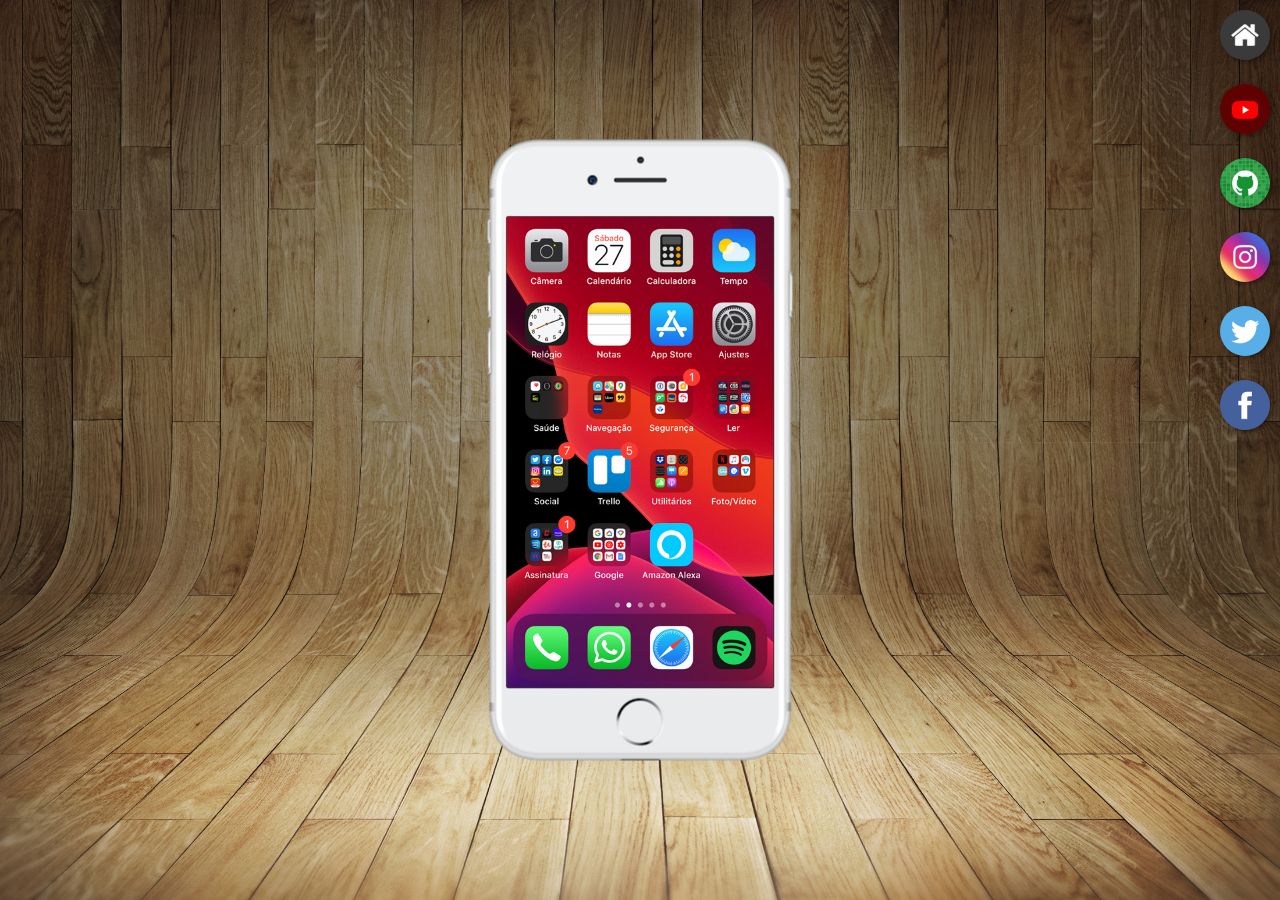
<file: index.html>
<!DOCTYPE html>
<html lang="pt-br">
<head>
    <meta charset="UTF-8">
    <meta name="viewport" content="width=device-width, initial-scale=1.0">
    <title>Projeto Redes Sociais</title>
    <link rel="shortcut icon" href="favicon.ico" type="image/x-icon">
    <link rel="stylesheet" href="estilos/style.css">
</head>
<body>
    <main>
        <section id="telefone">
            <iframe src="home.html" name="tela" id="tela" frameborder="0">
                Seu navegador não é compatível com isso.
            </iframe>
        </section>
        <section id="redes-sociais">
            <a href="home.html" target="tela"><img src="imagens/logo-home.jpg" alt="home"></a><br>
            <a href="youtube.html" target="tela"><img src="imagens/logo-youtube.jpg" alt="YouTube"></a><br>
            <a href="github.html" target="tela"><img src="imagens/logo-github.jpg" alt="GitHub"></IMG></a><br>
            <a href="instagram.html" target="tela"><img src="imagens/logo-instagram.jpg" alt="Instagram"></a><br>
            <a href="twitter.html" target="tela"><img src="imagens/logo-twitter.jpg" alt="Twitter"></a><br>
            <a href="facebook.html" target="tela"><img src="imagens/logo-facebook.jpg" alt="Facebook"></a><br>

        </section>
    </main>
</body>
</html>
</file>
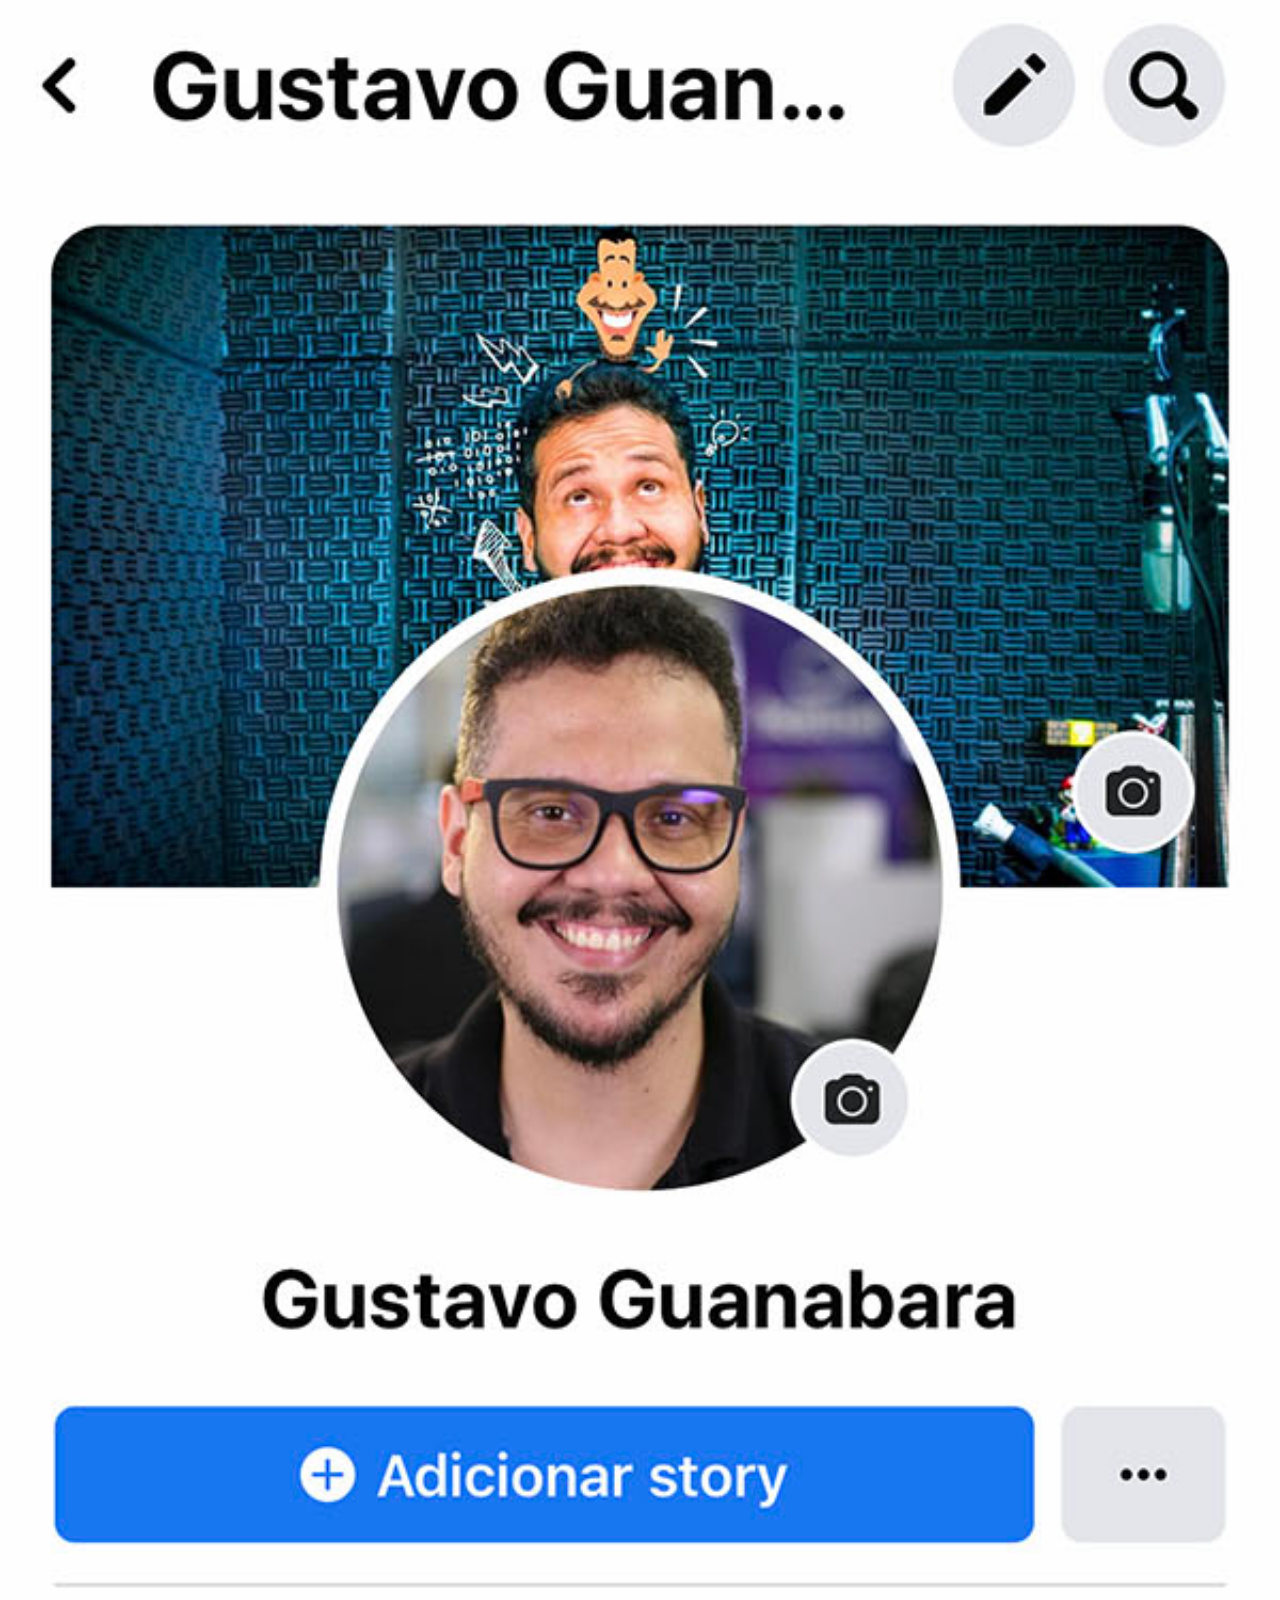
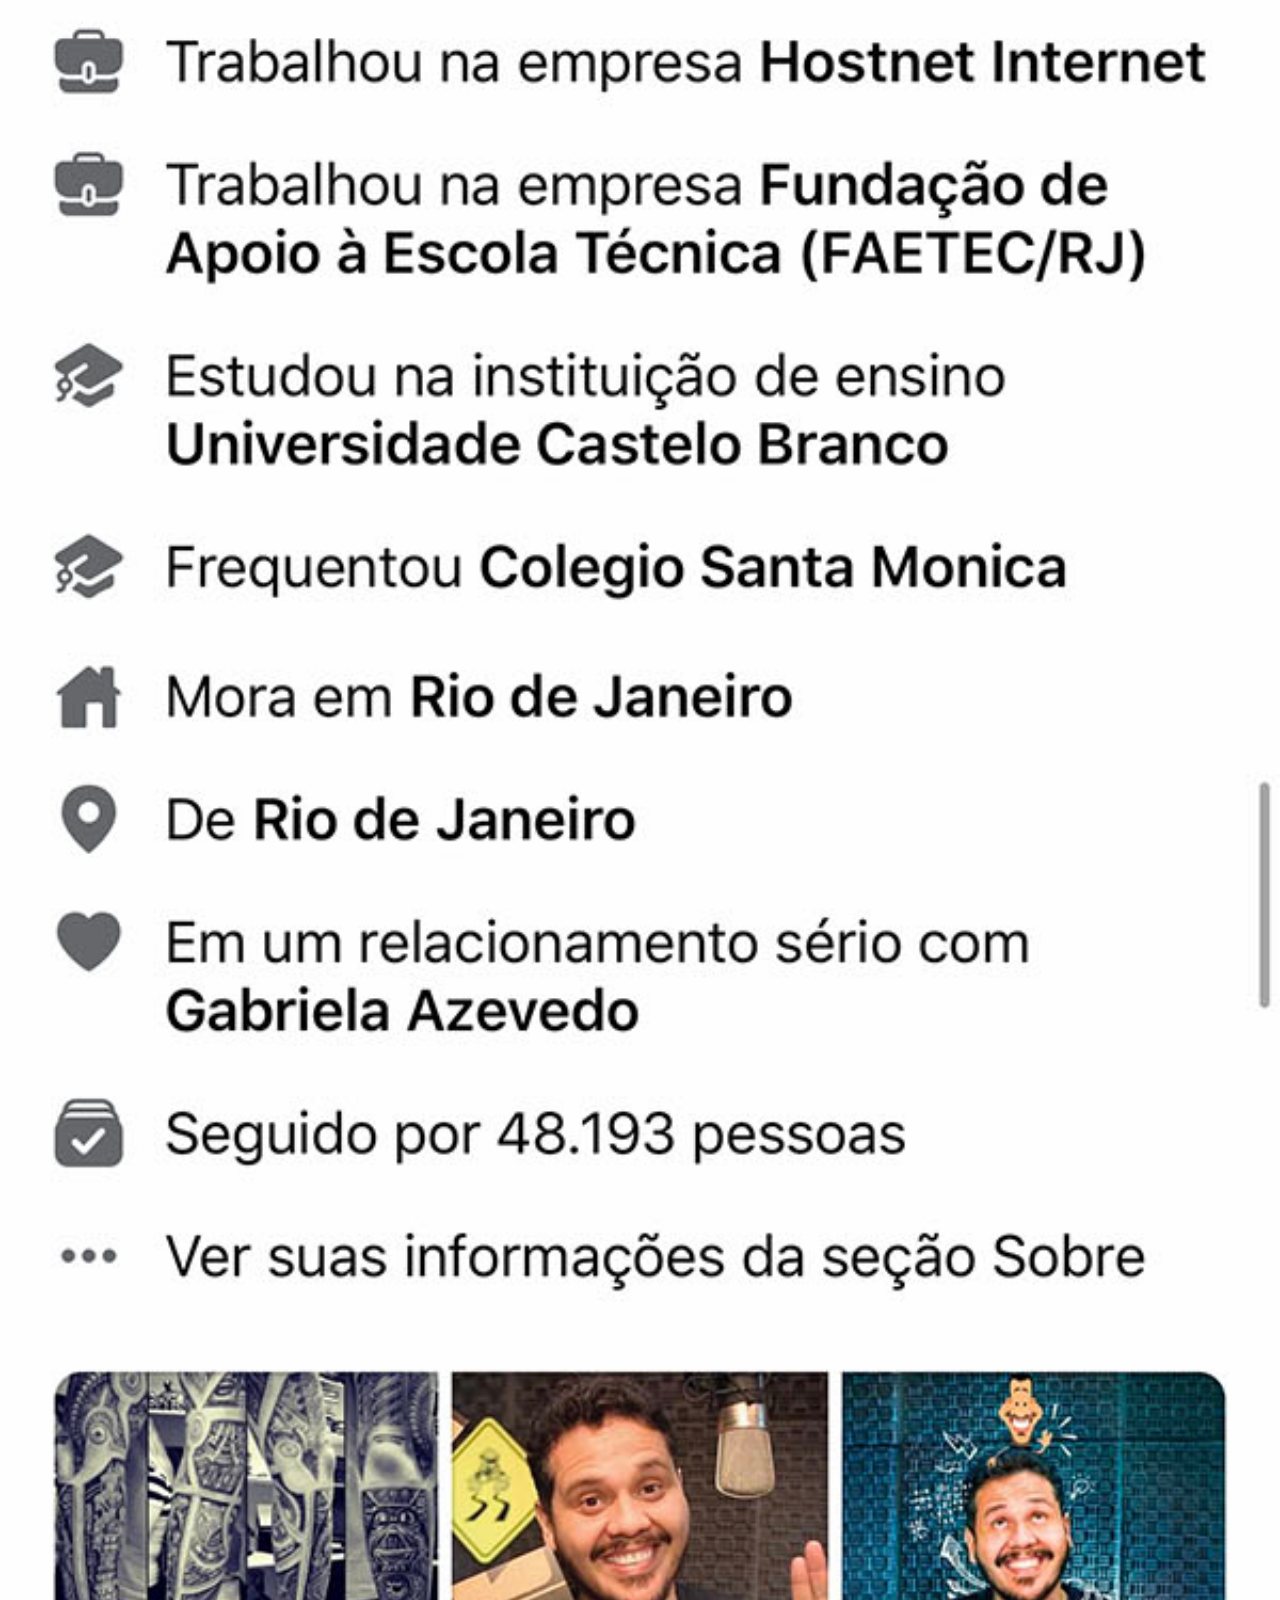
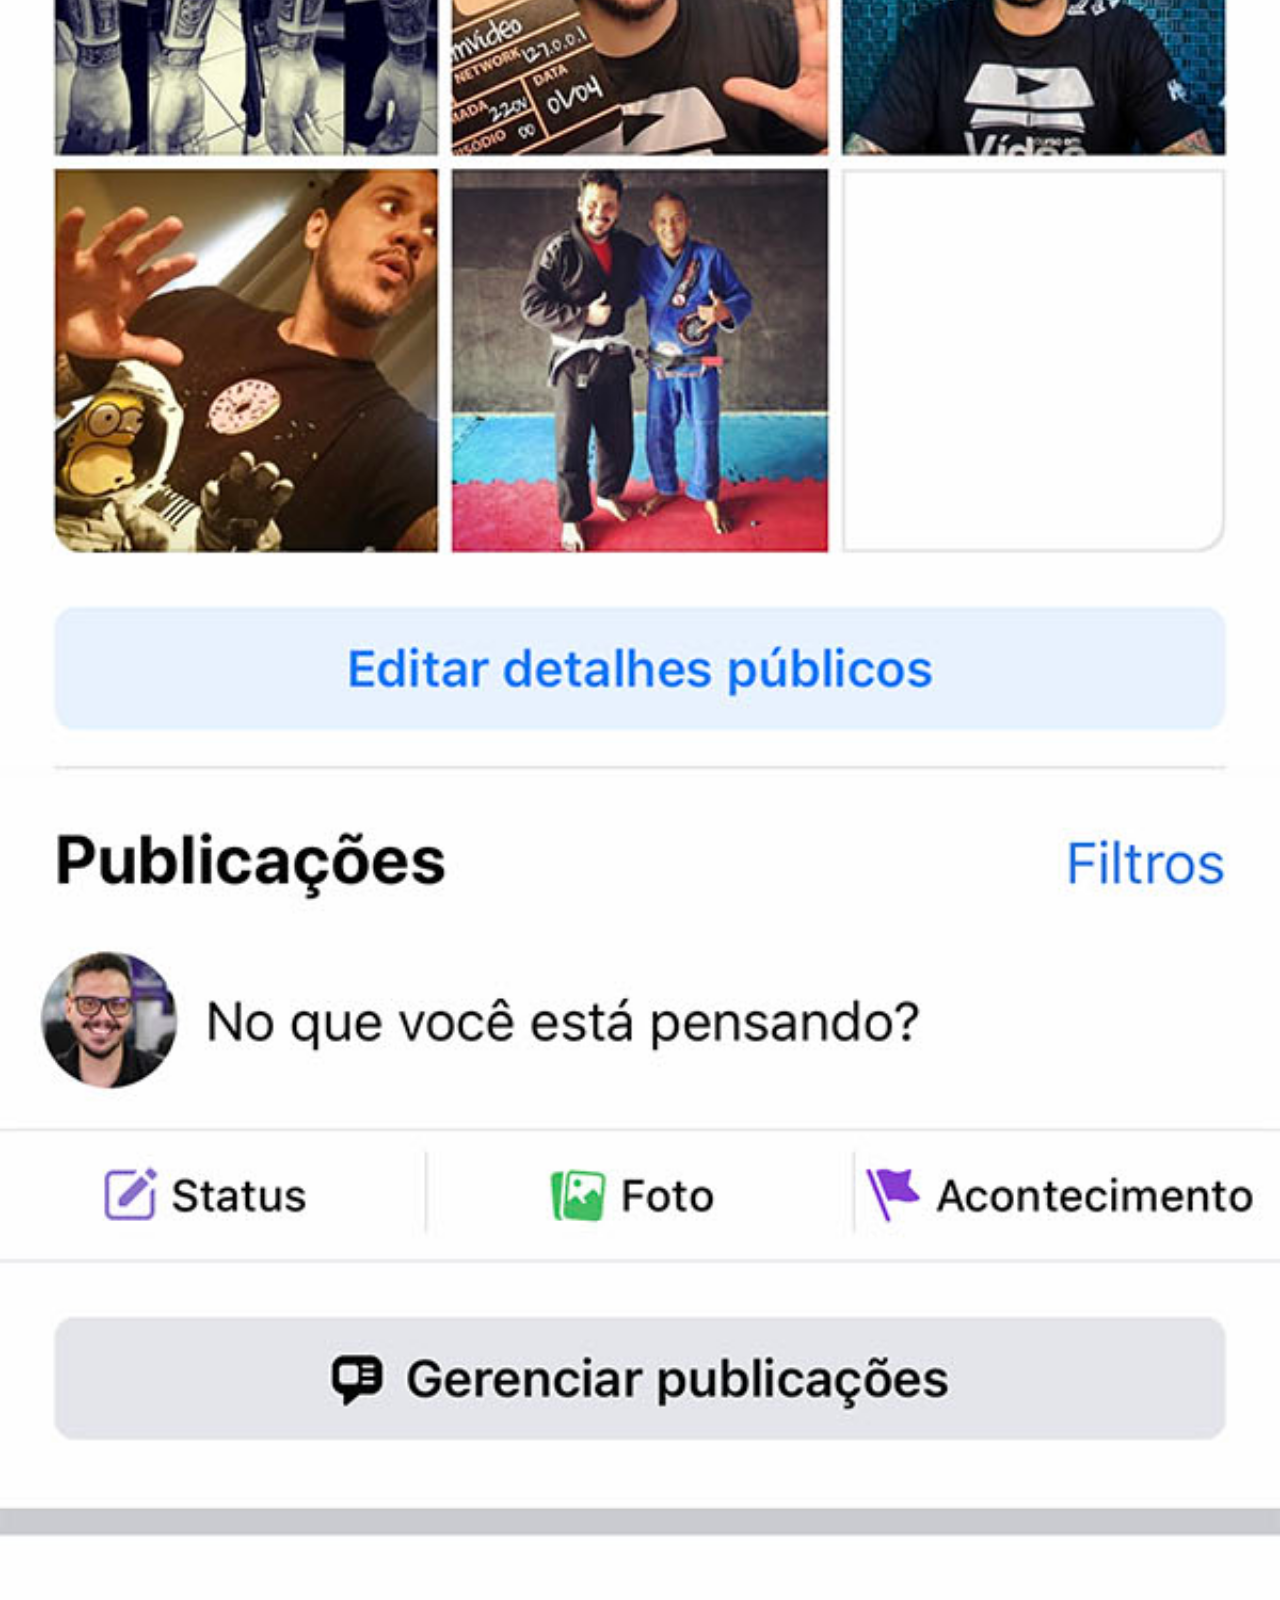
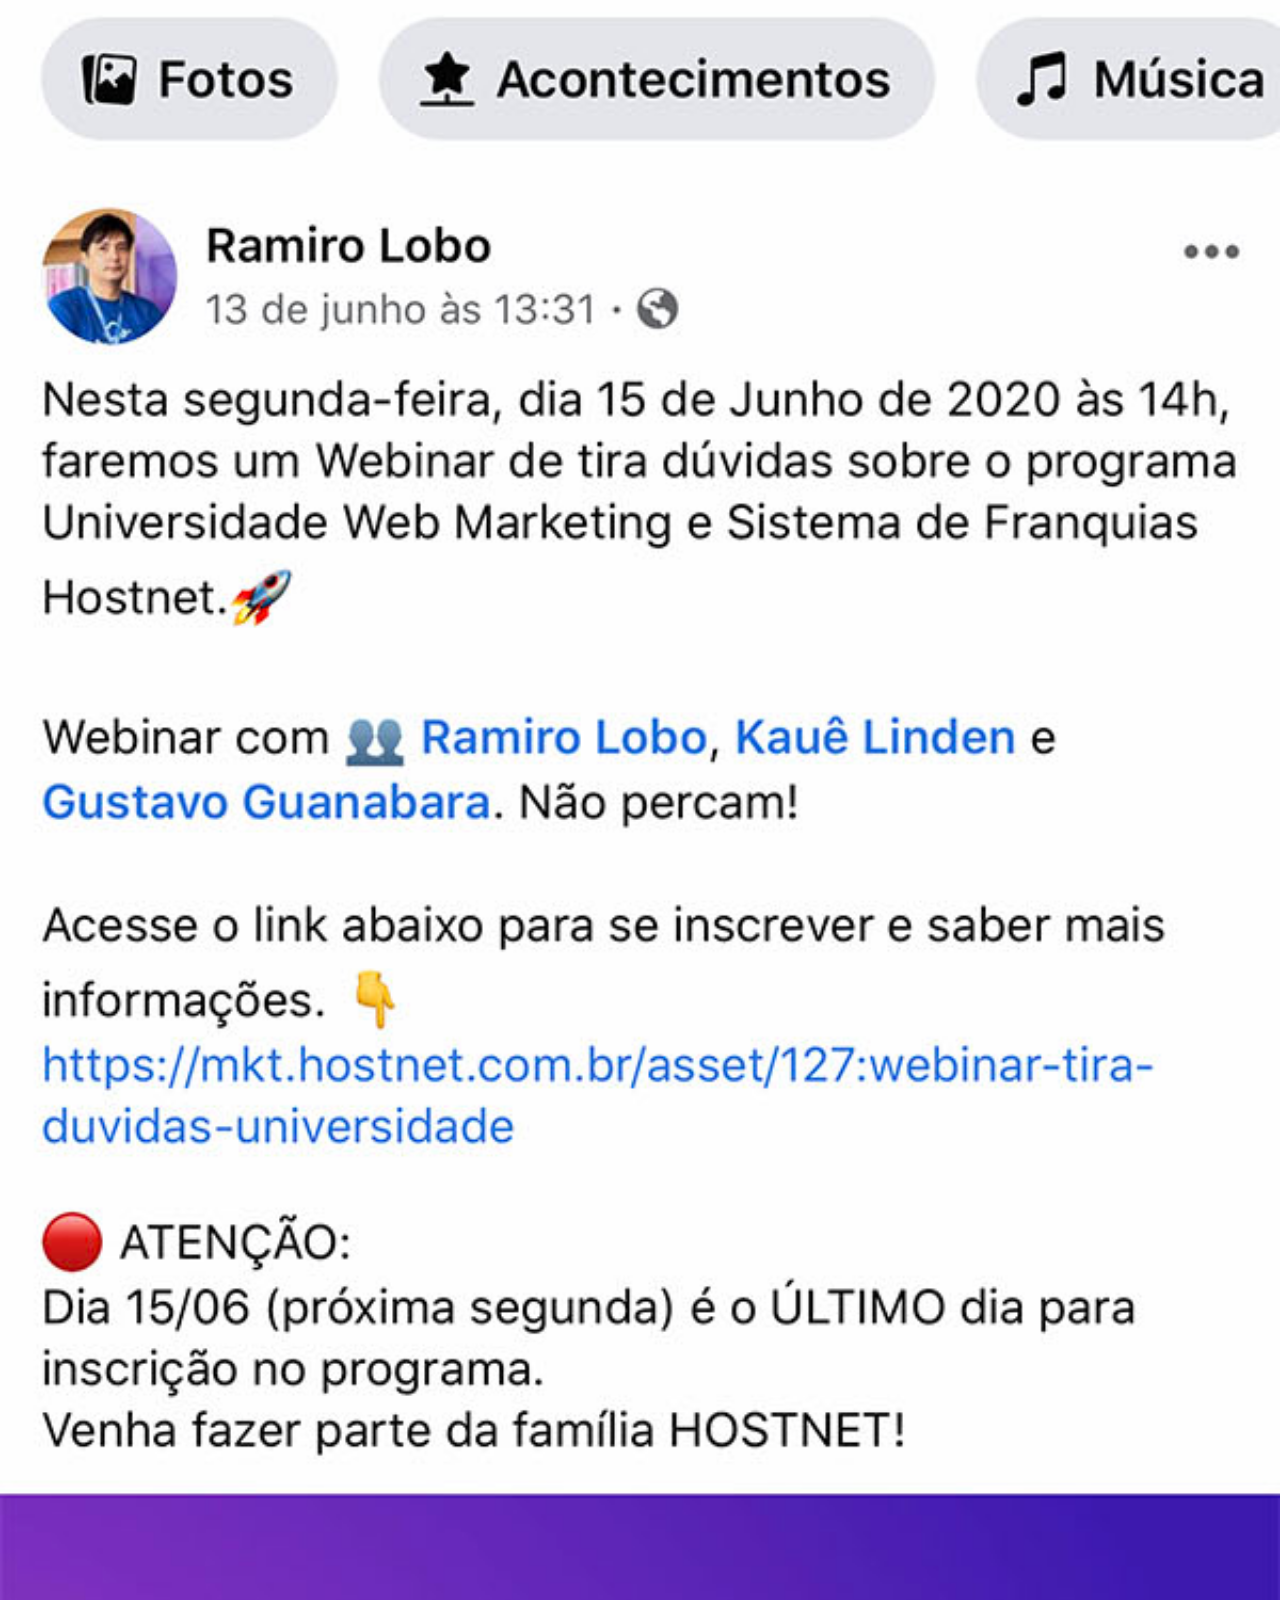
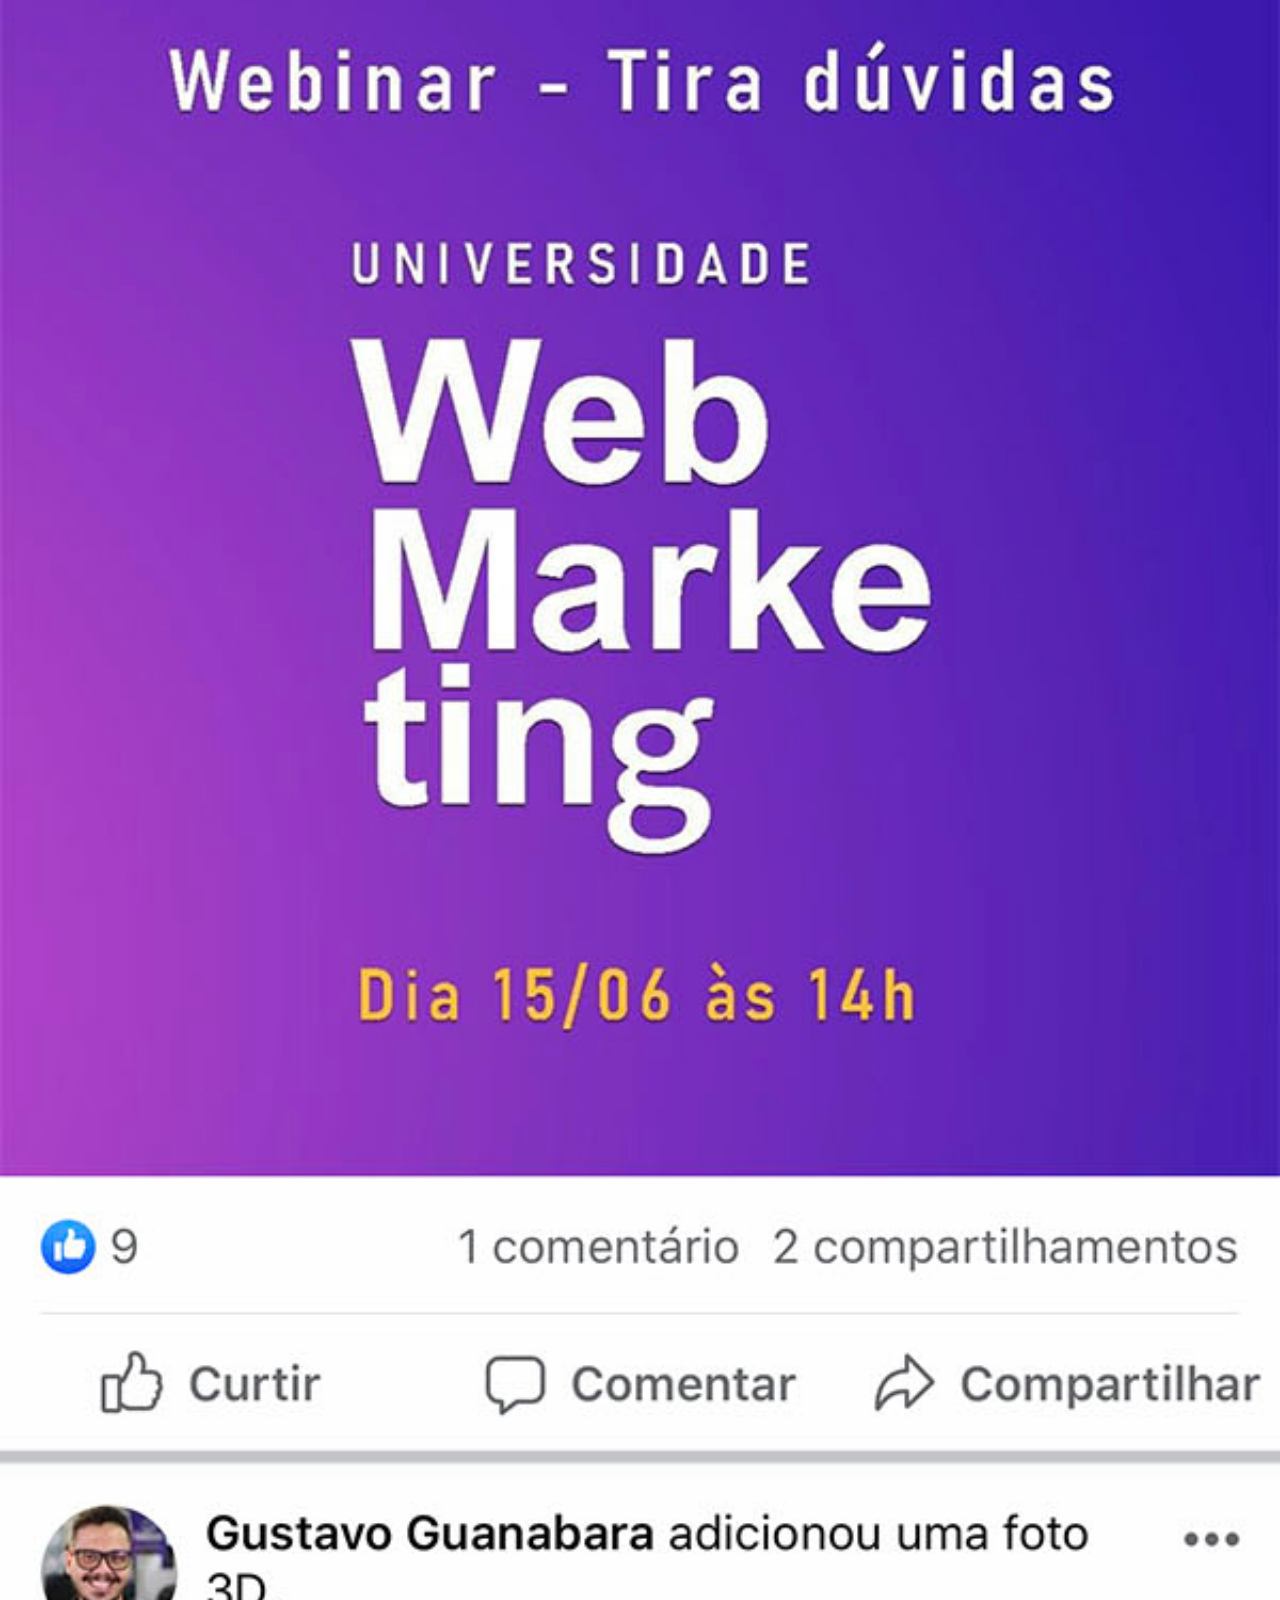
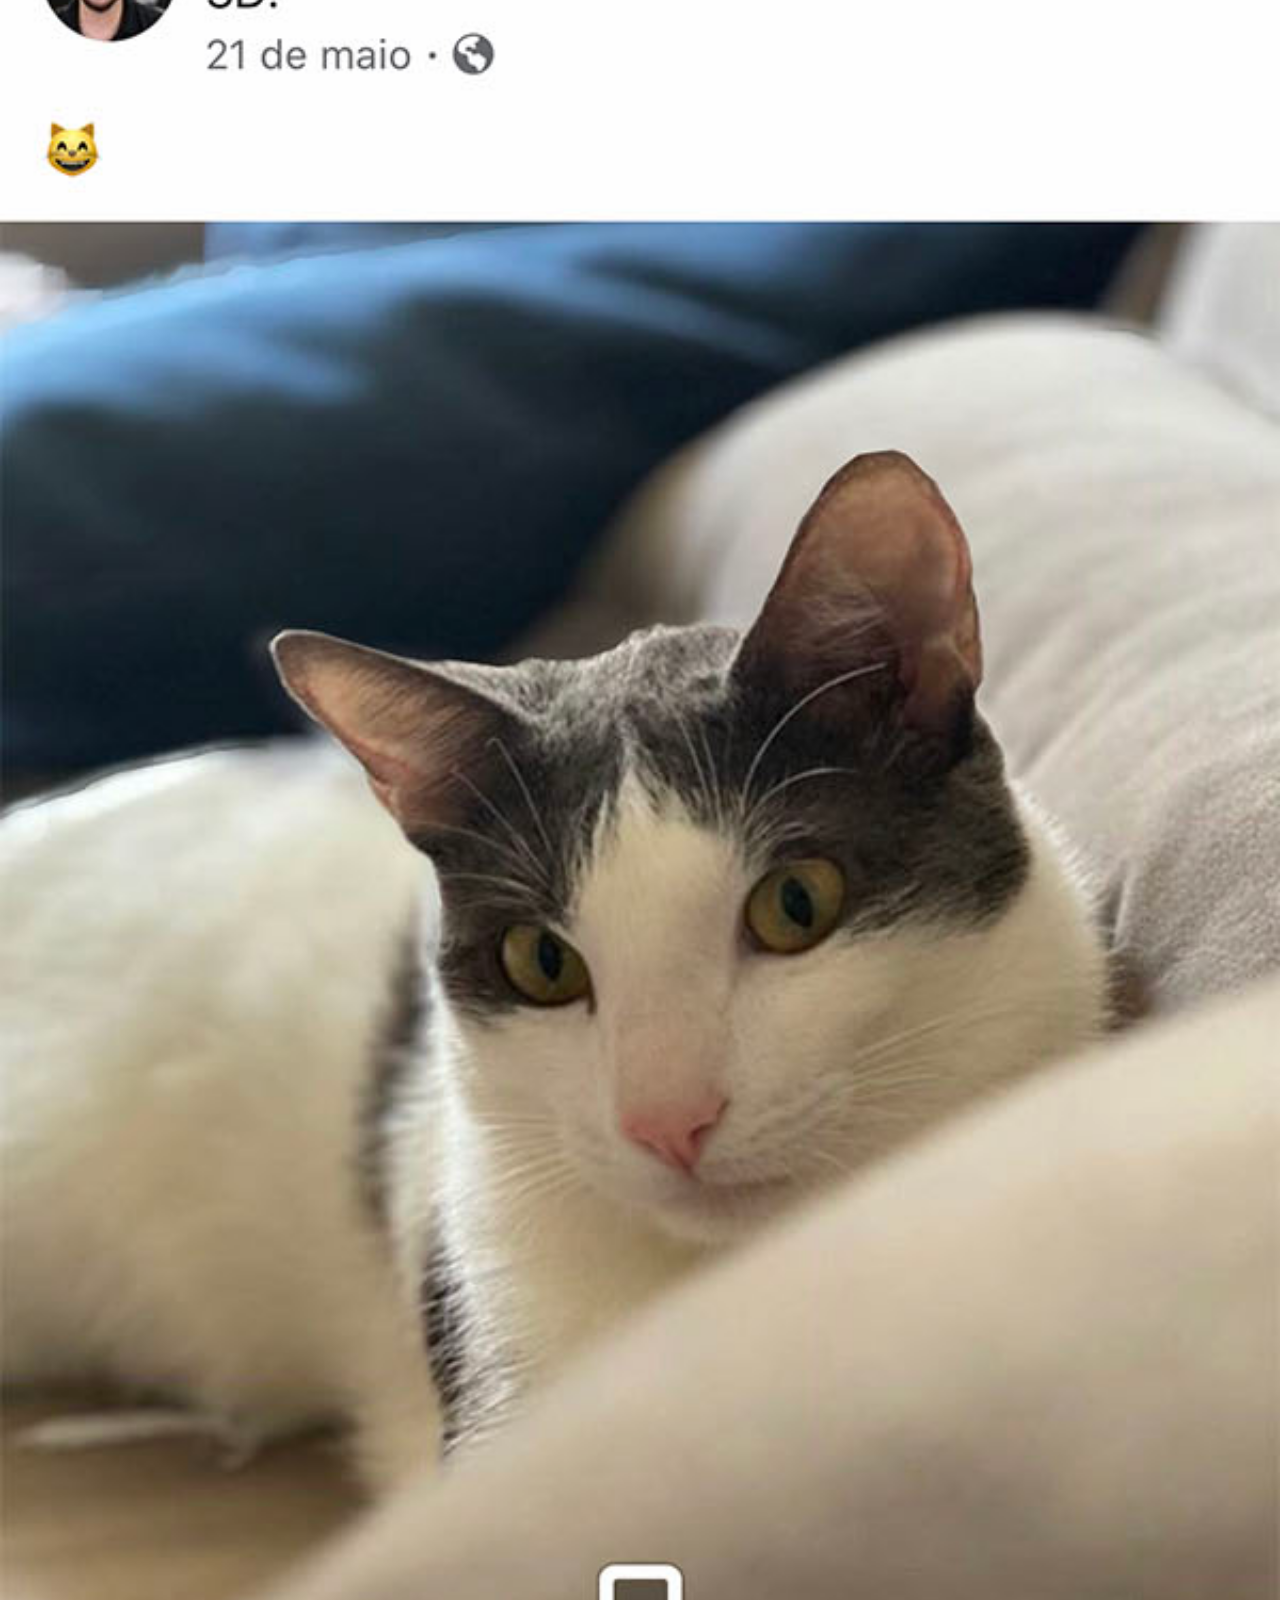
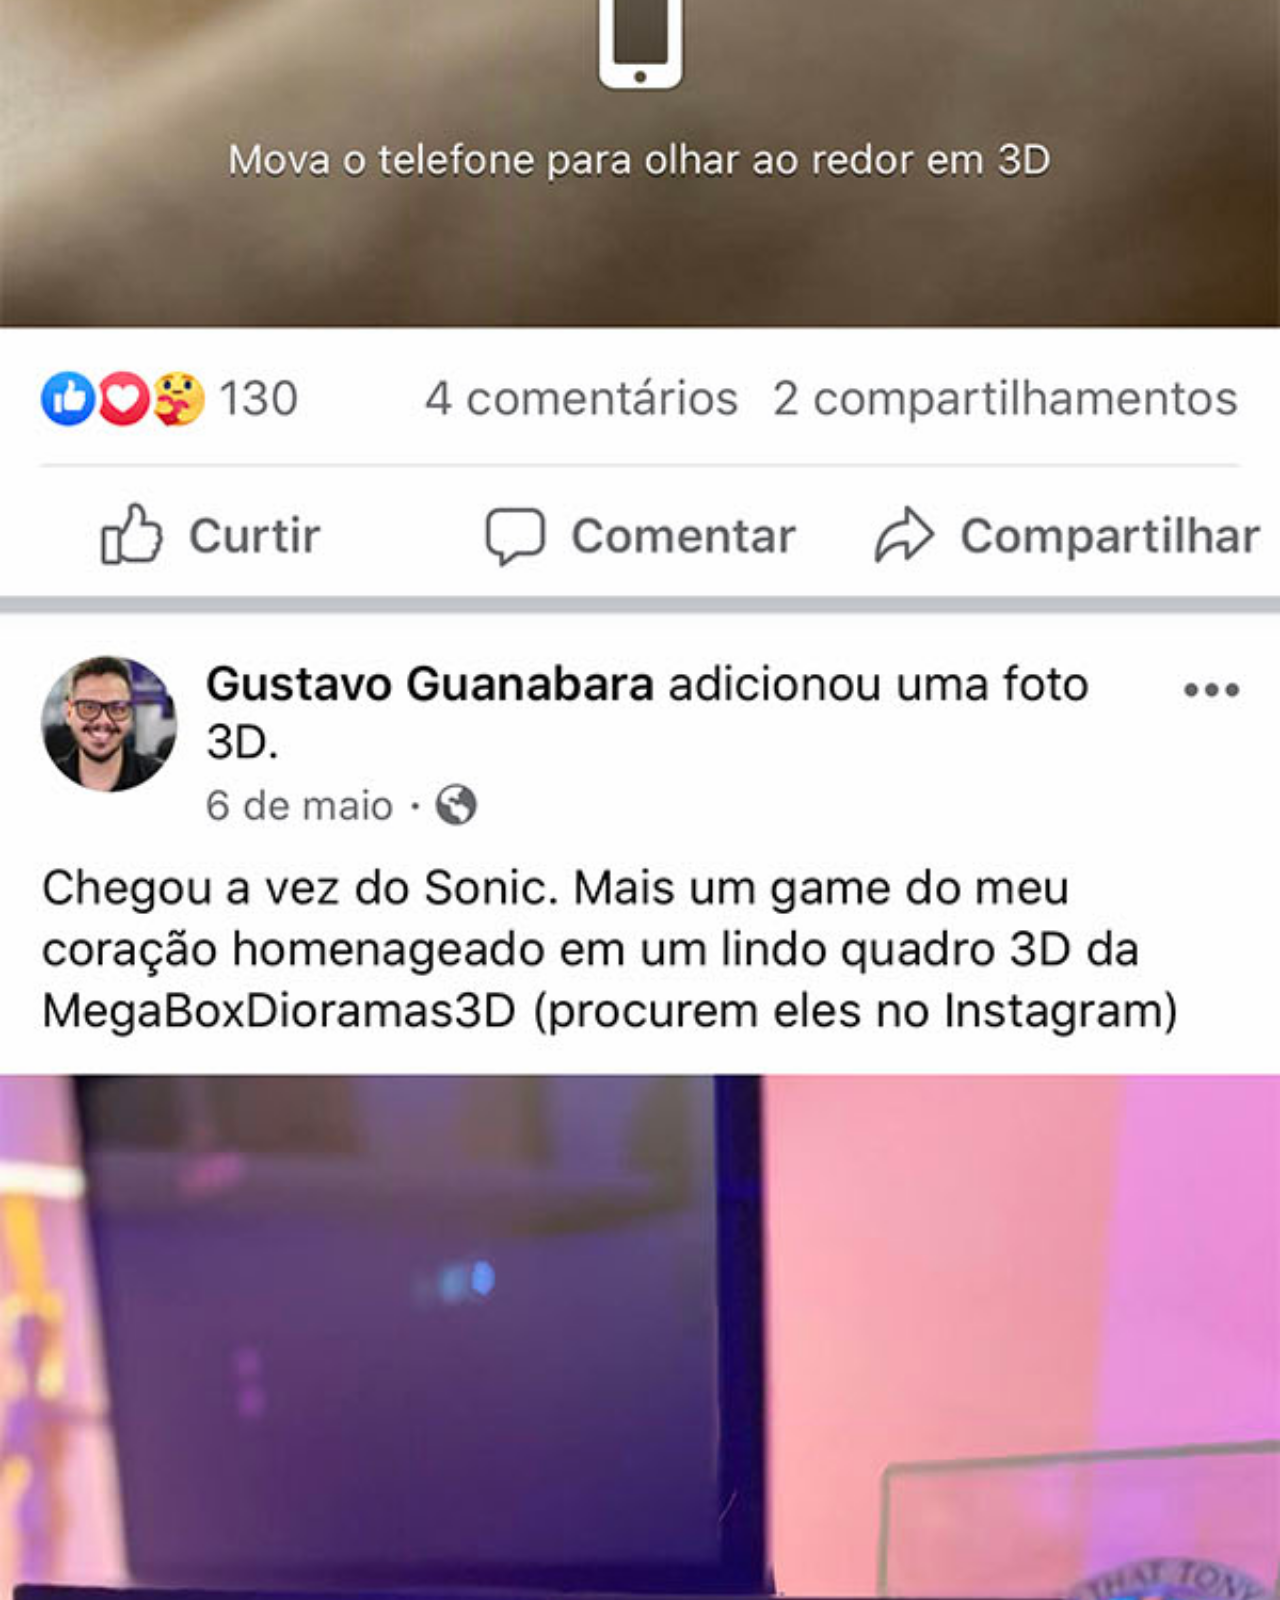
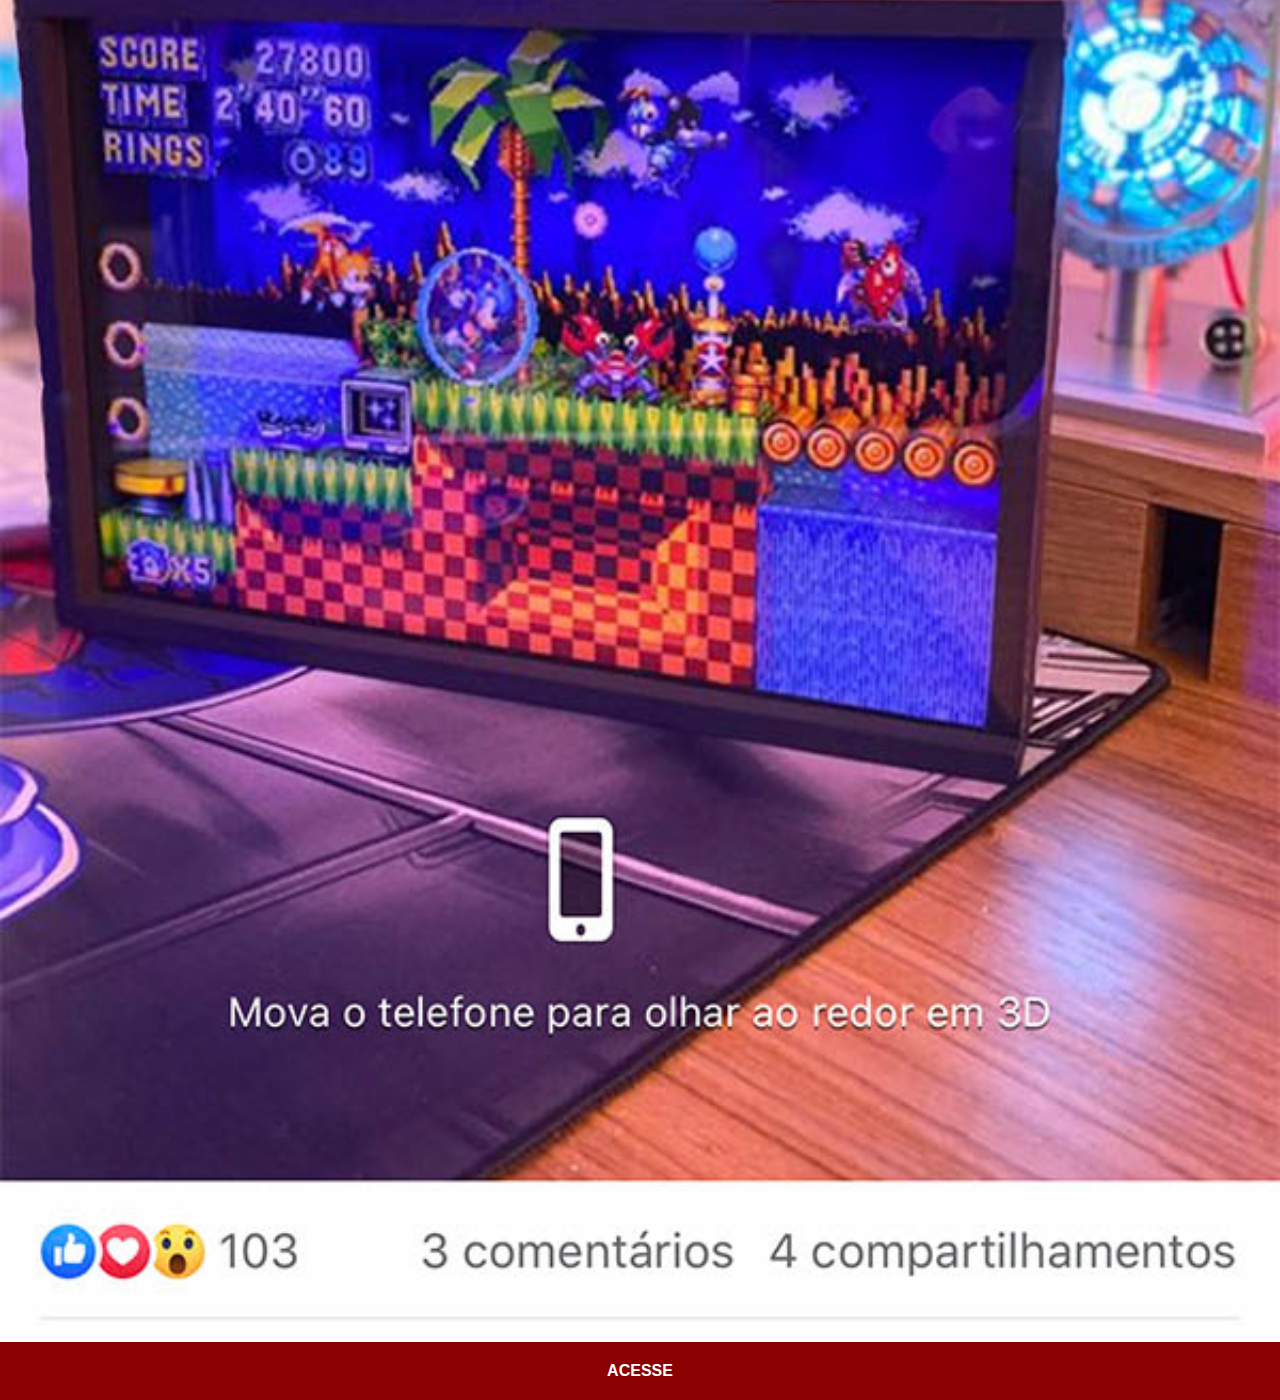
<file: facebook.html>
<!DOCTYPE html>
<html lang="pt-br">
<head>
    <meta charset="UTF-8">
    <meta name="viewport" content="width=device-width, initial-scale=1.0">
    <title>Facebook</title>
    <link rel="stylesheet" href="estilos/social.css">
</head>
<body>
    <img src="imagens/tela-facebook.jpg" alt="Facebook">
    <a href="https://www.facebook.com/gustavoguanabara/?locale=pt_PT" target="_blank">ACESSE</a>
    
</body>
</html>
</file>
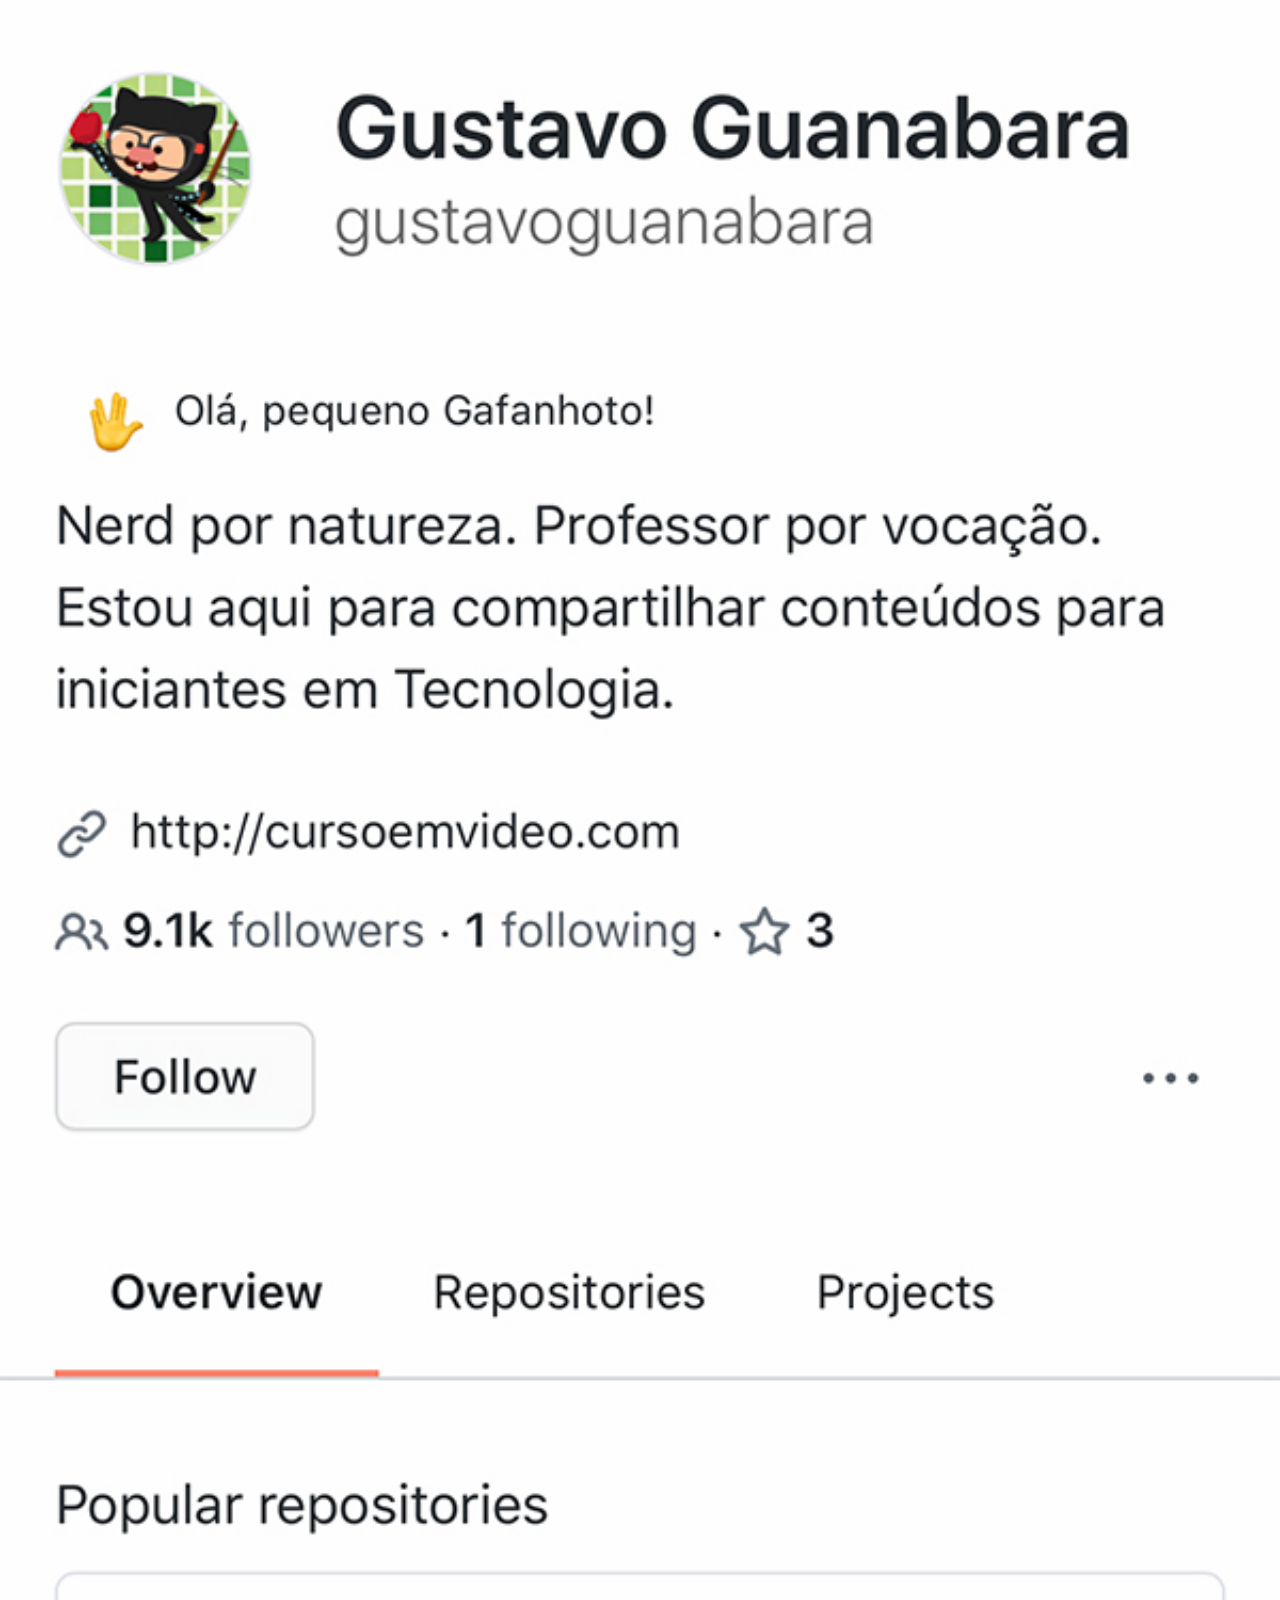
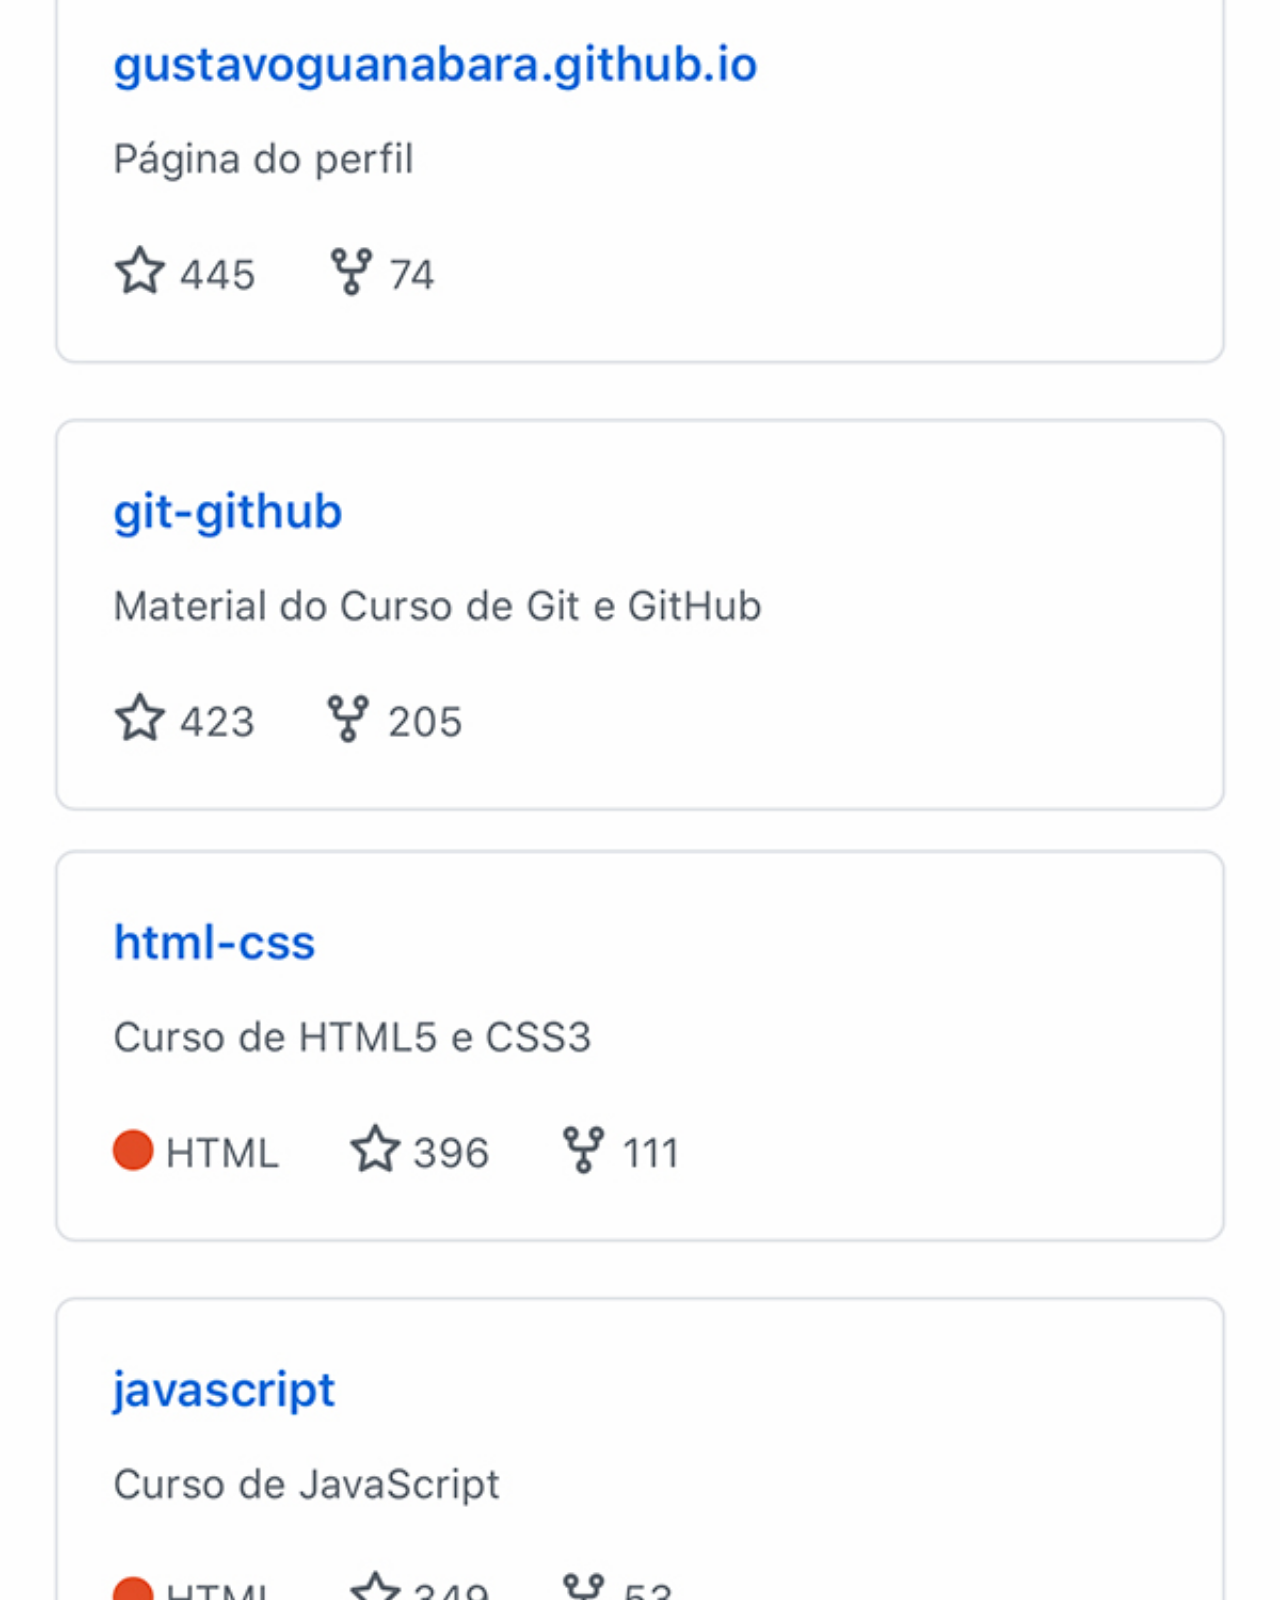
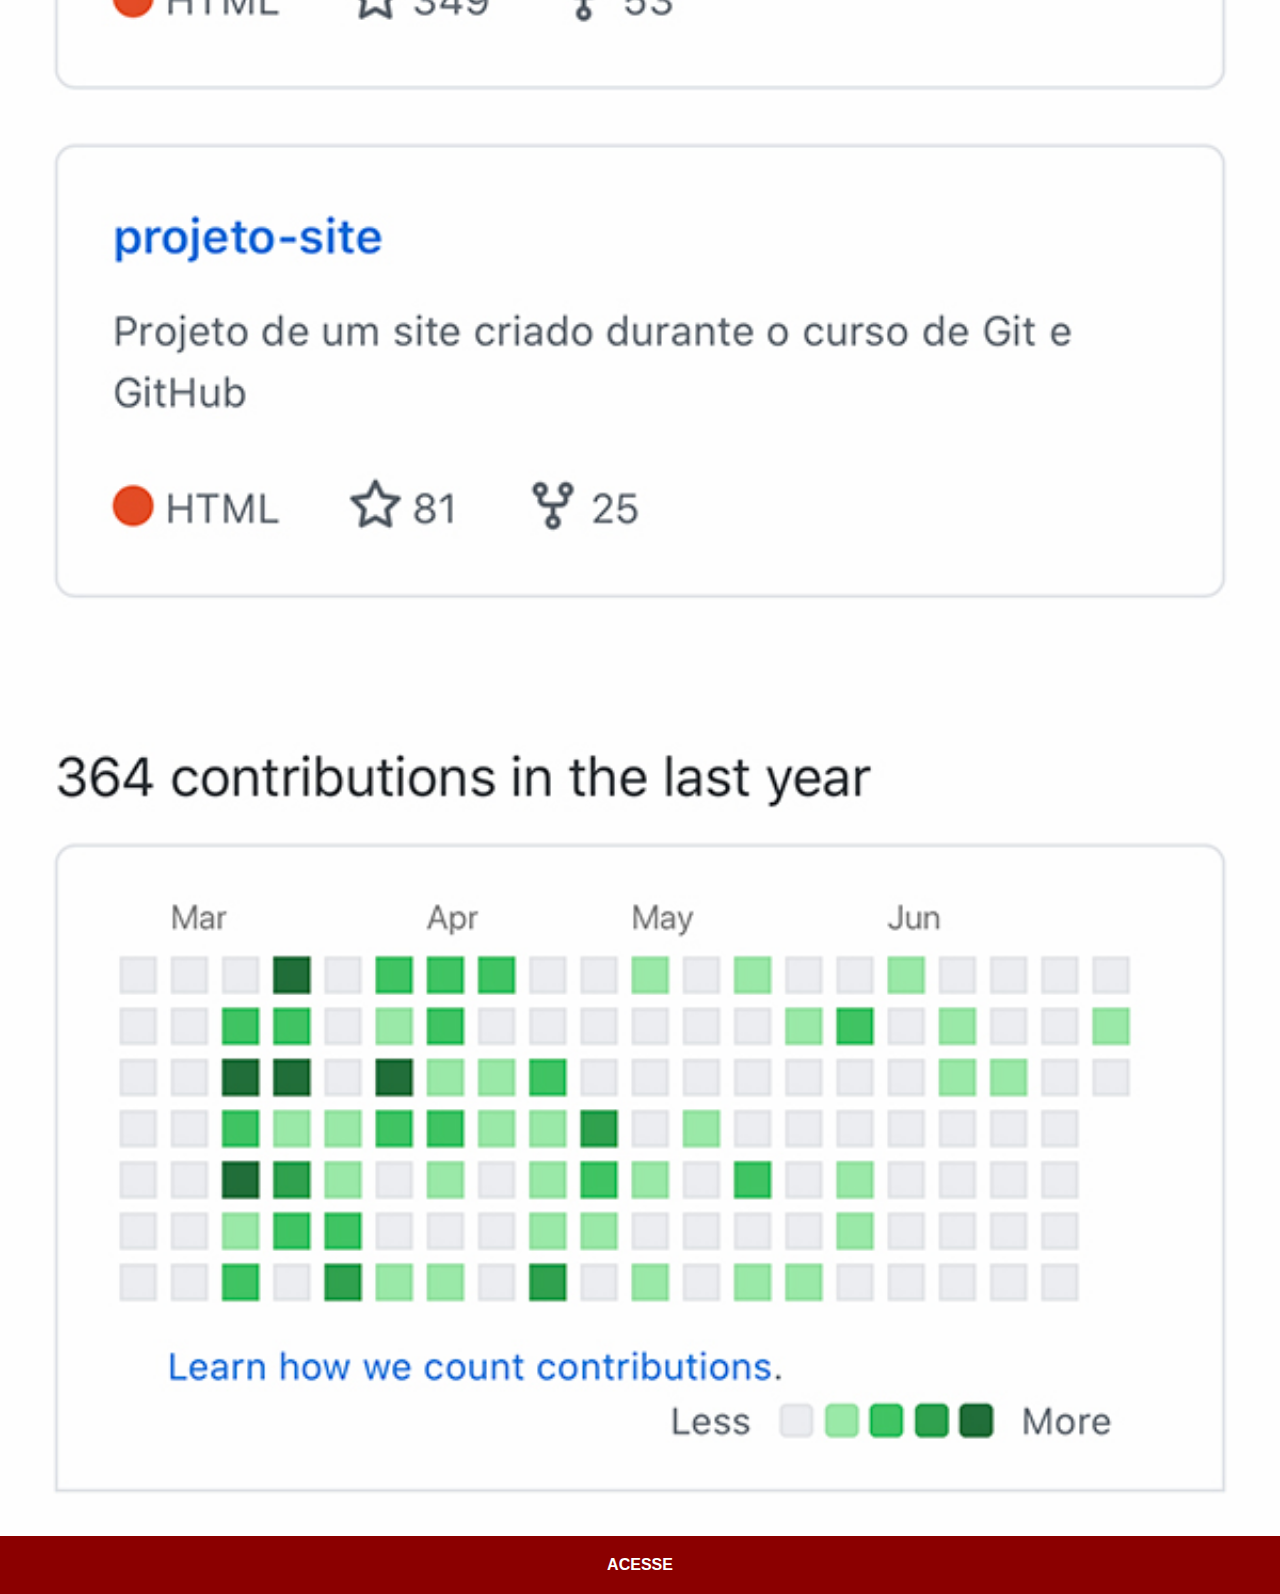
<file: github.html>
<!DOCTYPE html>
<html lang="pt-br">
<head>
    <meta charset="UTF-8">
    <meta name="viewport" content="width=device-width, initial-scale=1.0">
    <title>GitHub</title>
    <link rel="stylesheet" href="estilos/social.css">
</head>
<body>
    <img src="imagens/tela-github.jpg" alt="GitHub">
    <a href="https://github.com/gustavoguanabara" target="_blank">ACESSE</a>
</body>
</html>
</file>
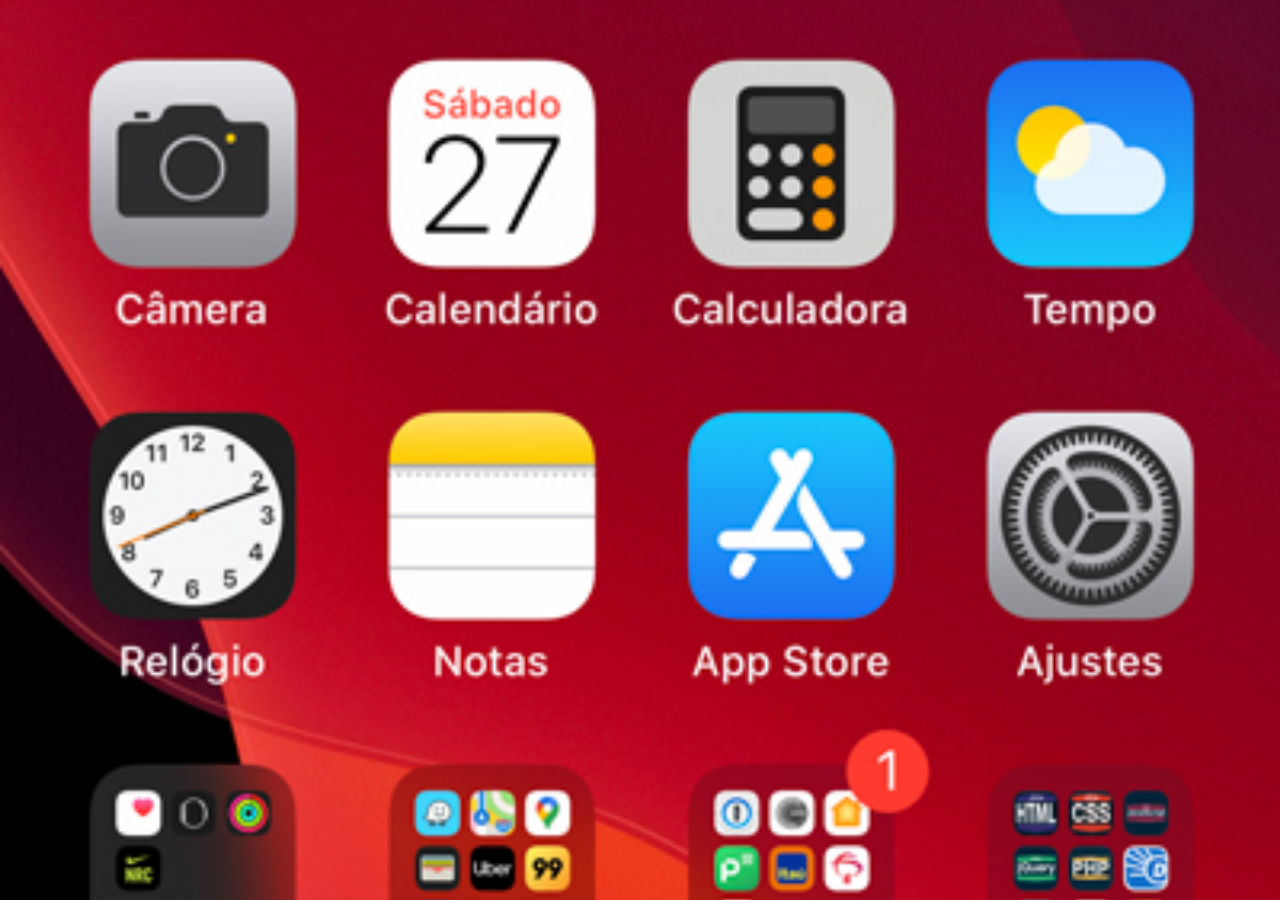
<file: home.html>
<!DOCTYPE html>
<html lang="pt-br">
<head>
    <meta charset="UTF-8">
    <meta name="viewport" content="width=device-width, initial-scale=1.0">
    <title>Home</title>
</head>
<body>
    <style>
        * {
            margin: 0px;
            padding: 0px;
        }

        body {
            width: 100vw;
            height: 100vh;
            background: black url('imagens/tela-home.jpg') no-repeat top center;
            background-size: cover;
        }
    </style>
    
</body>
</html>
</file>
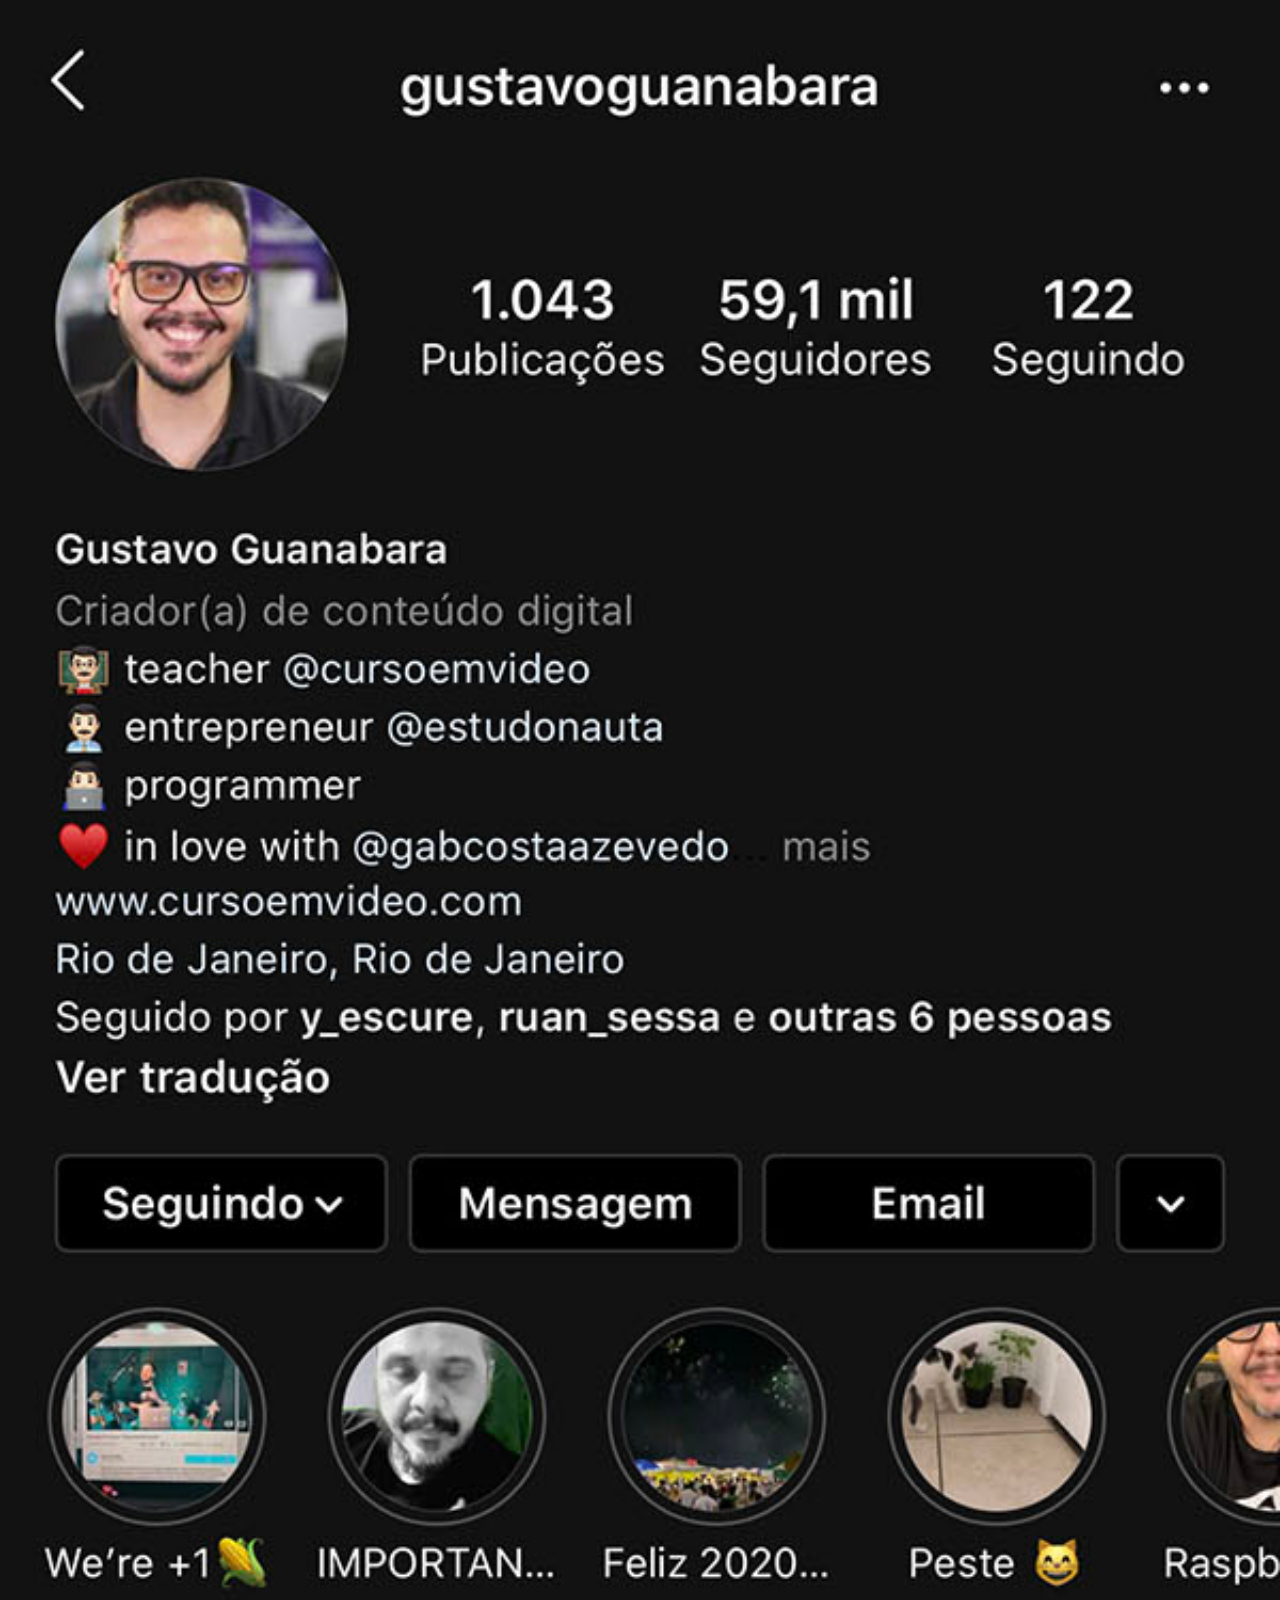
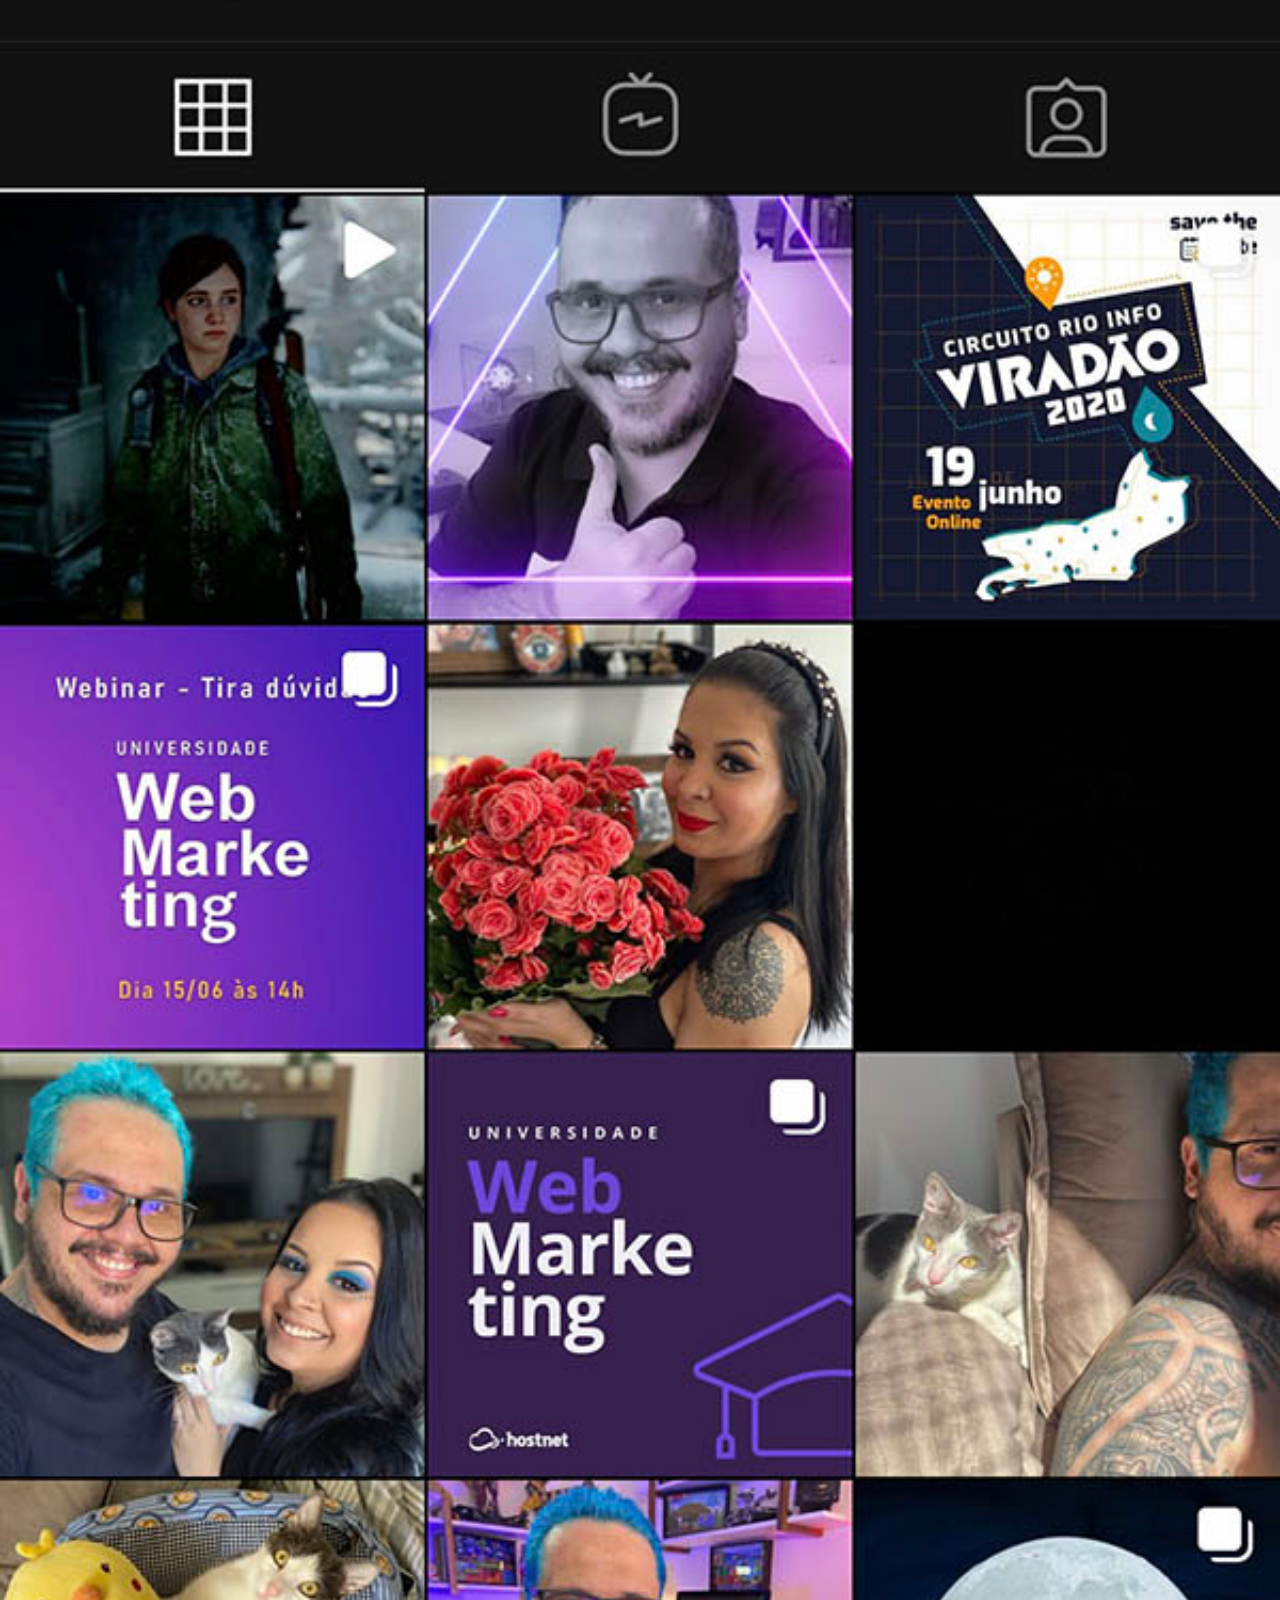
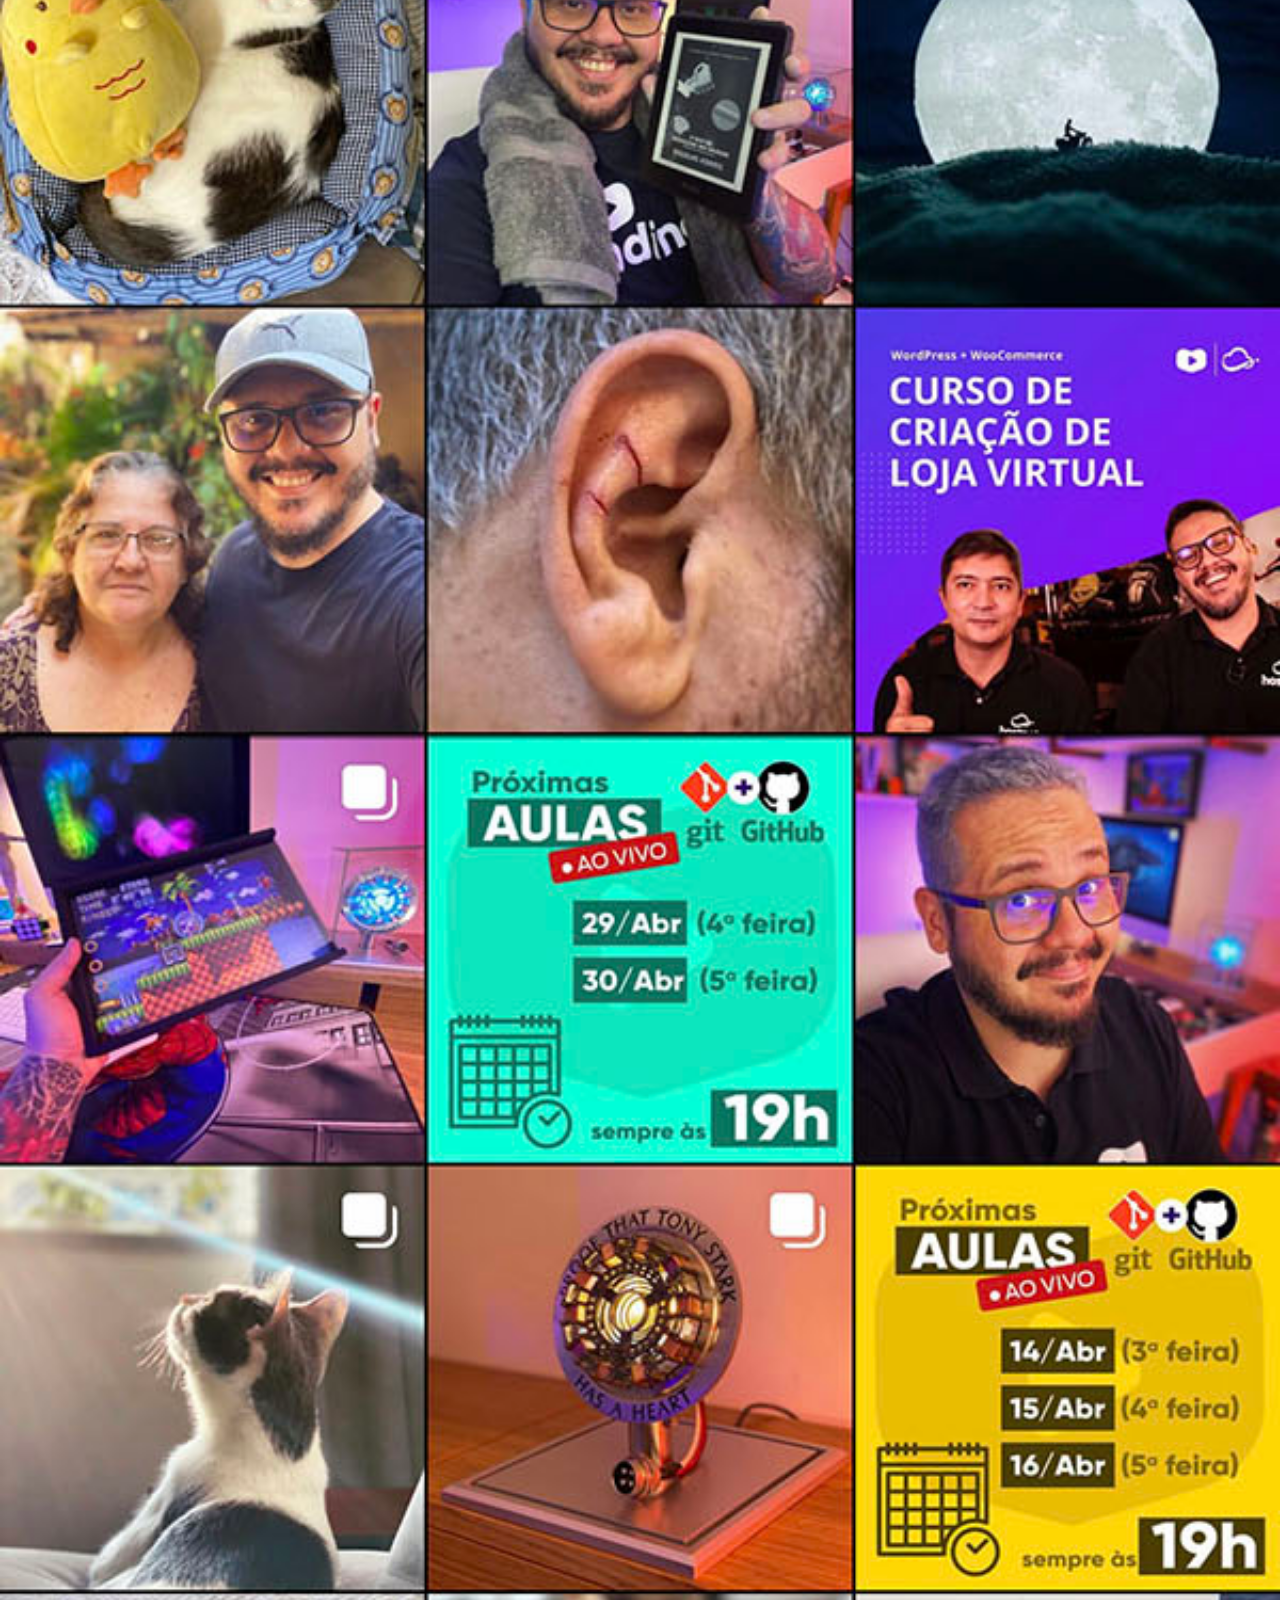
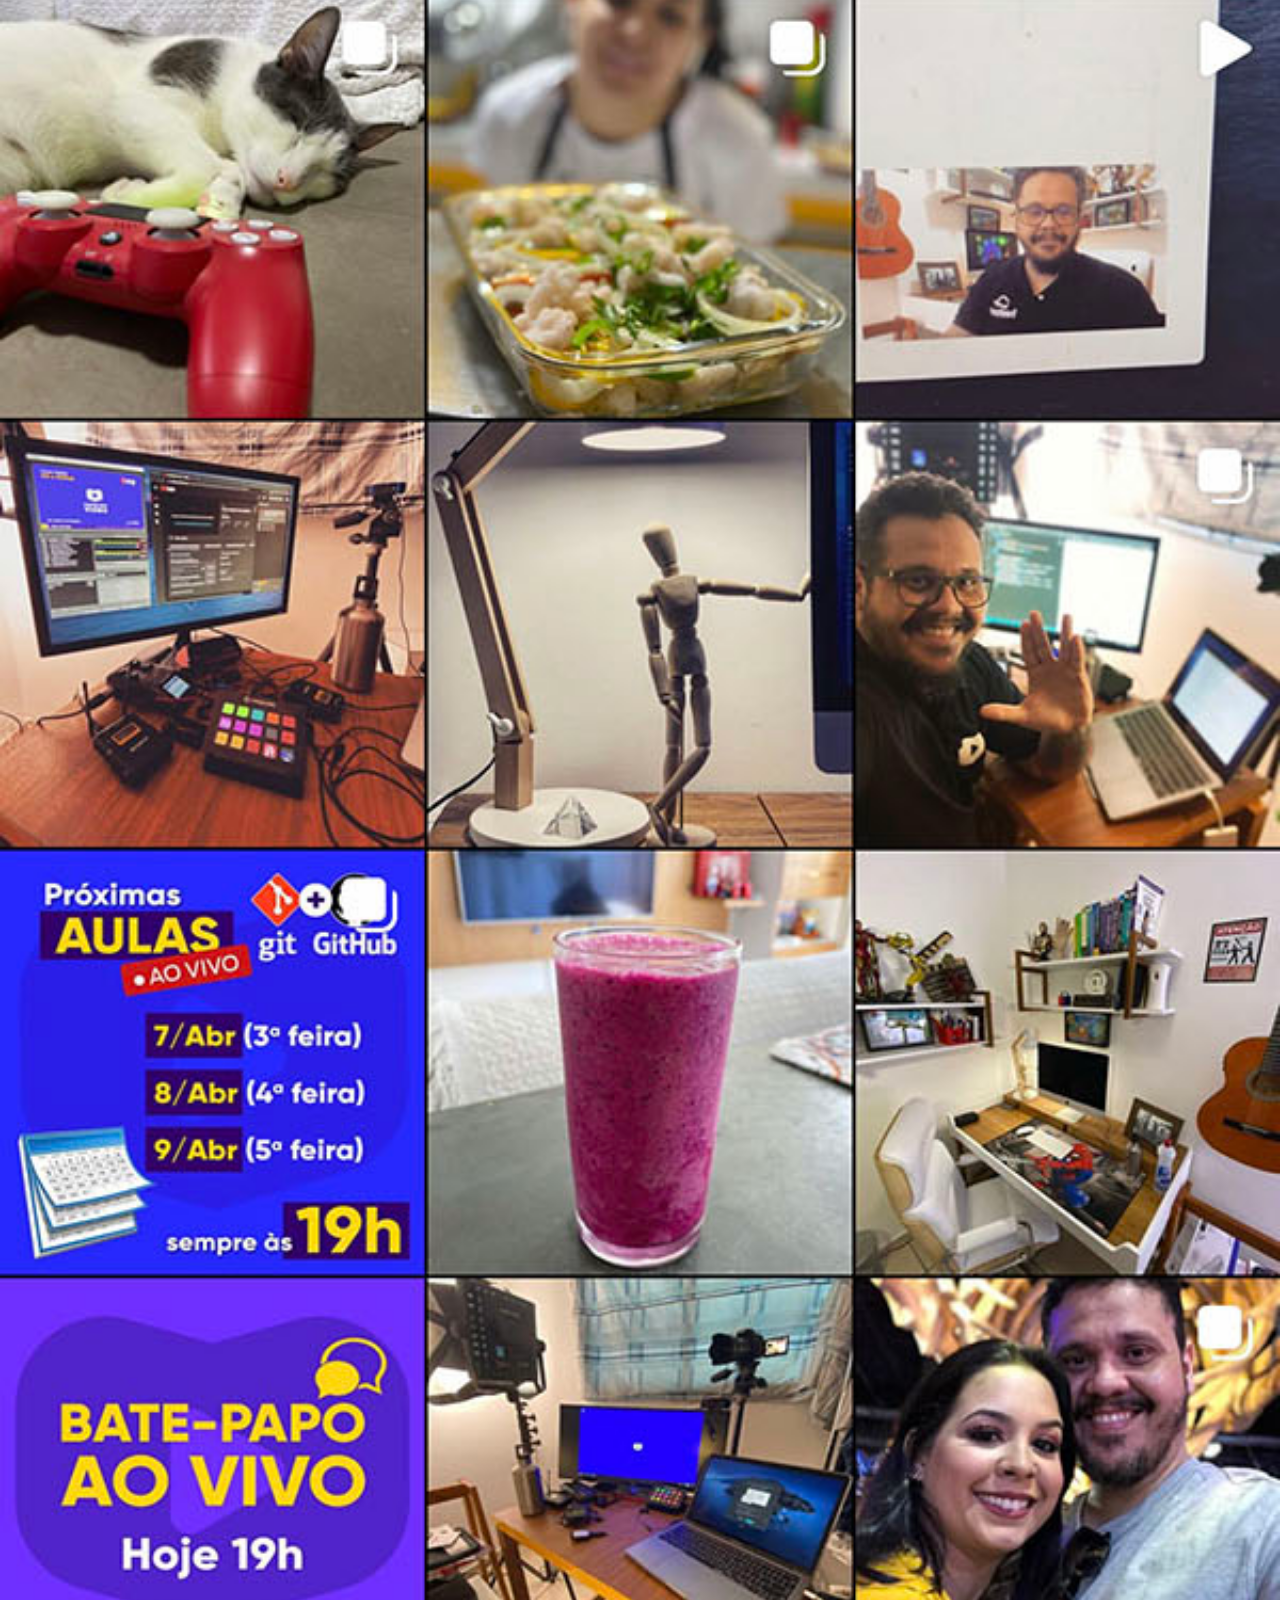
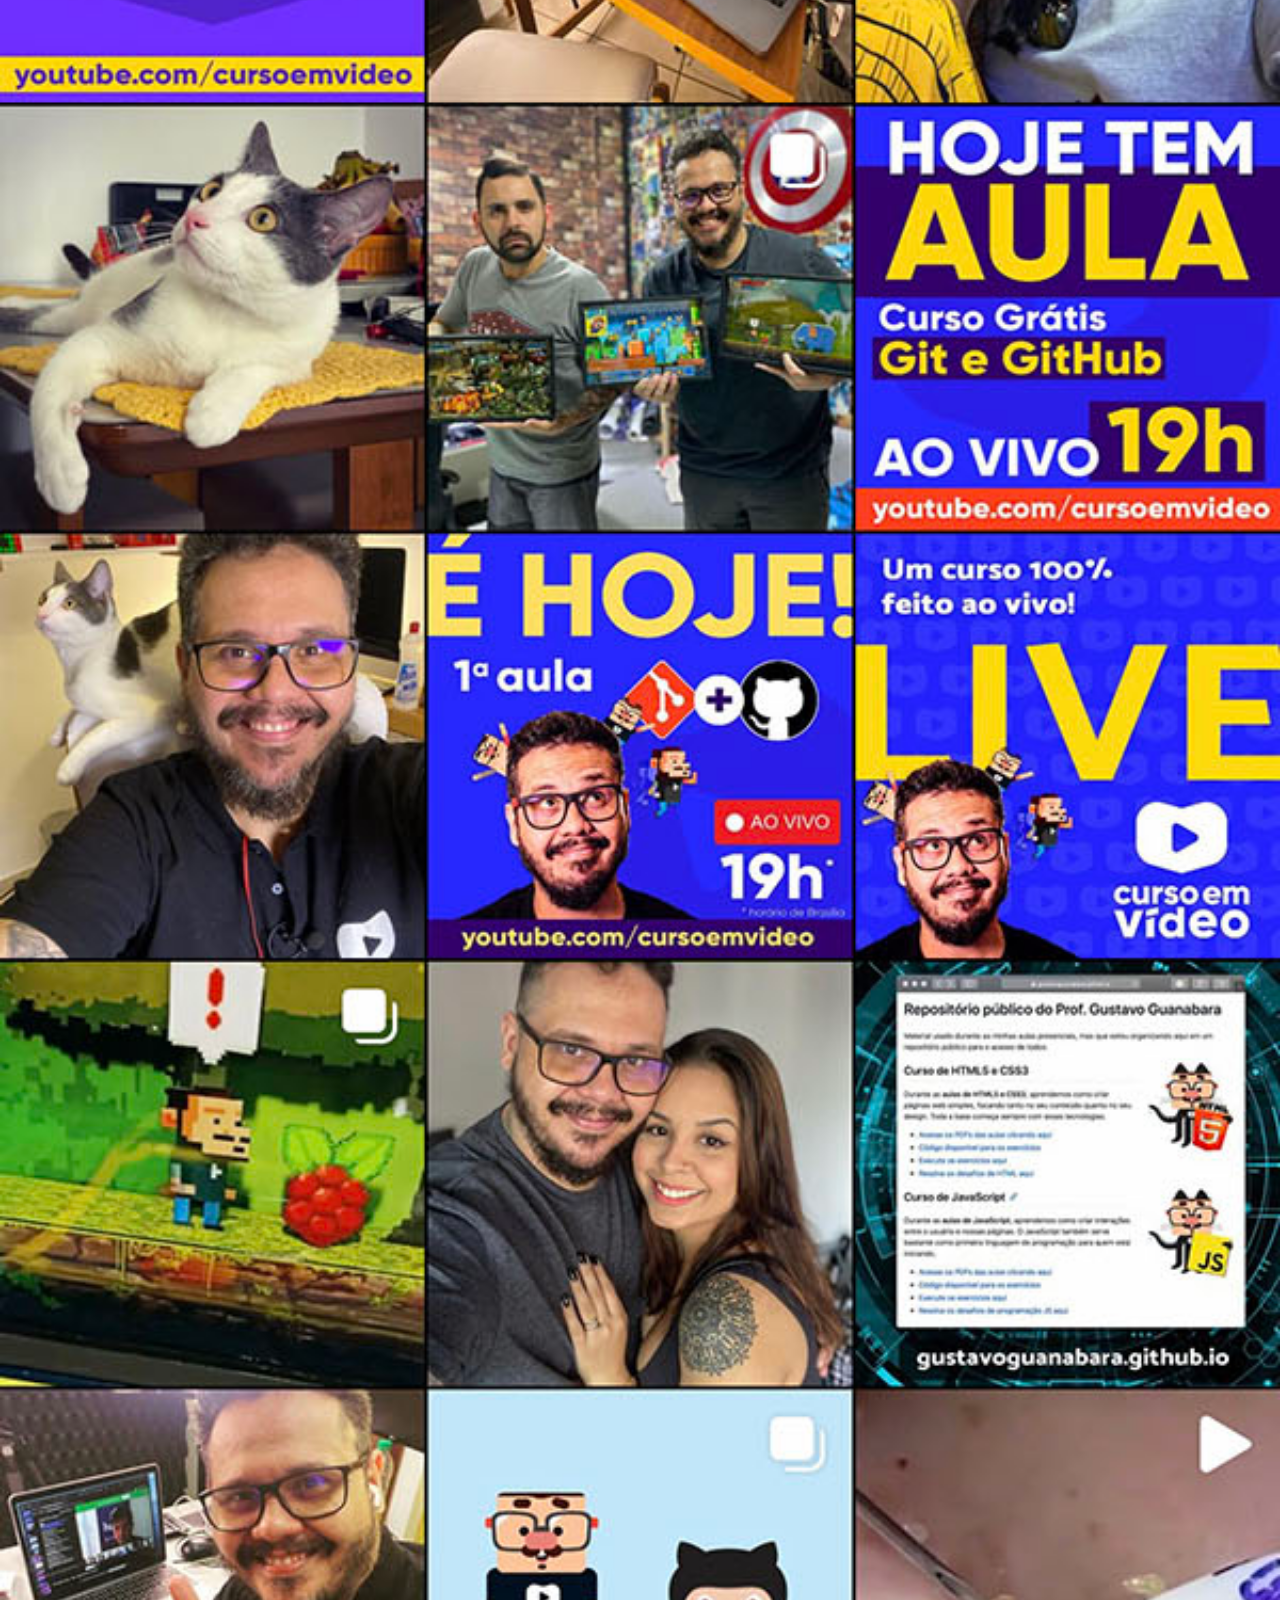
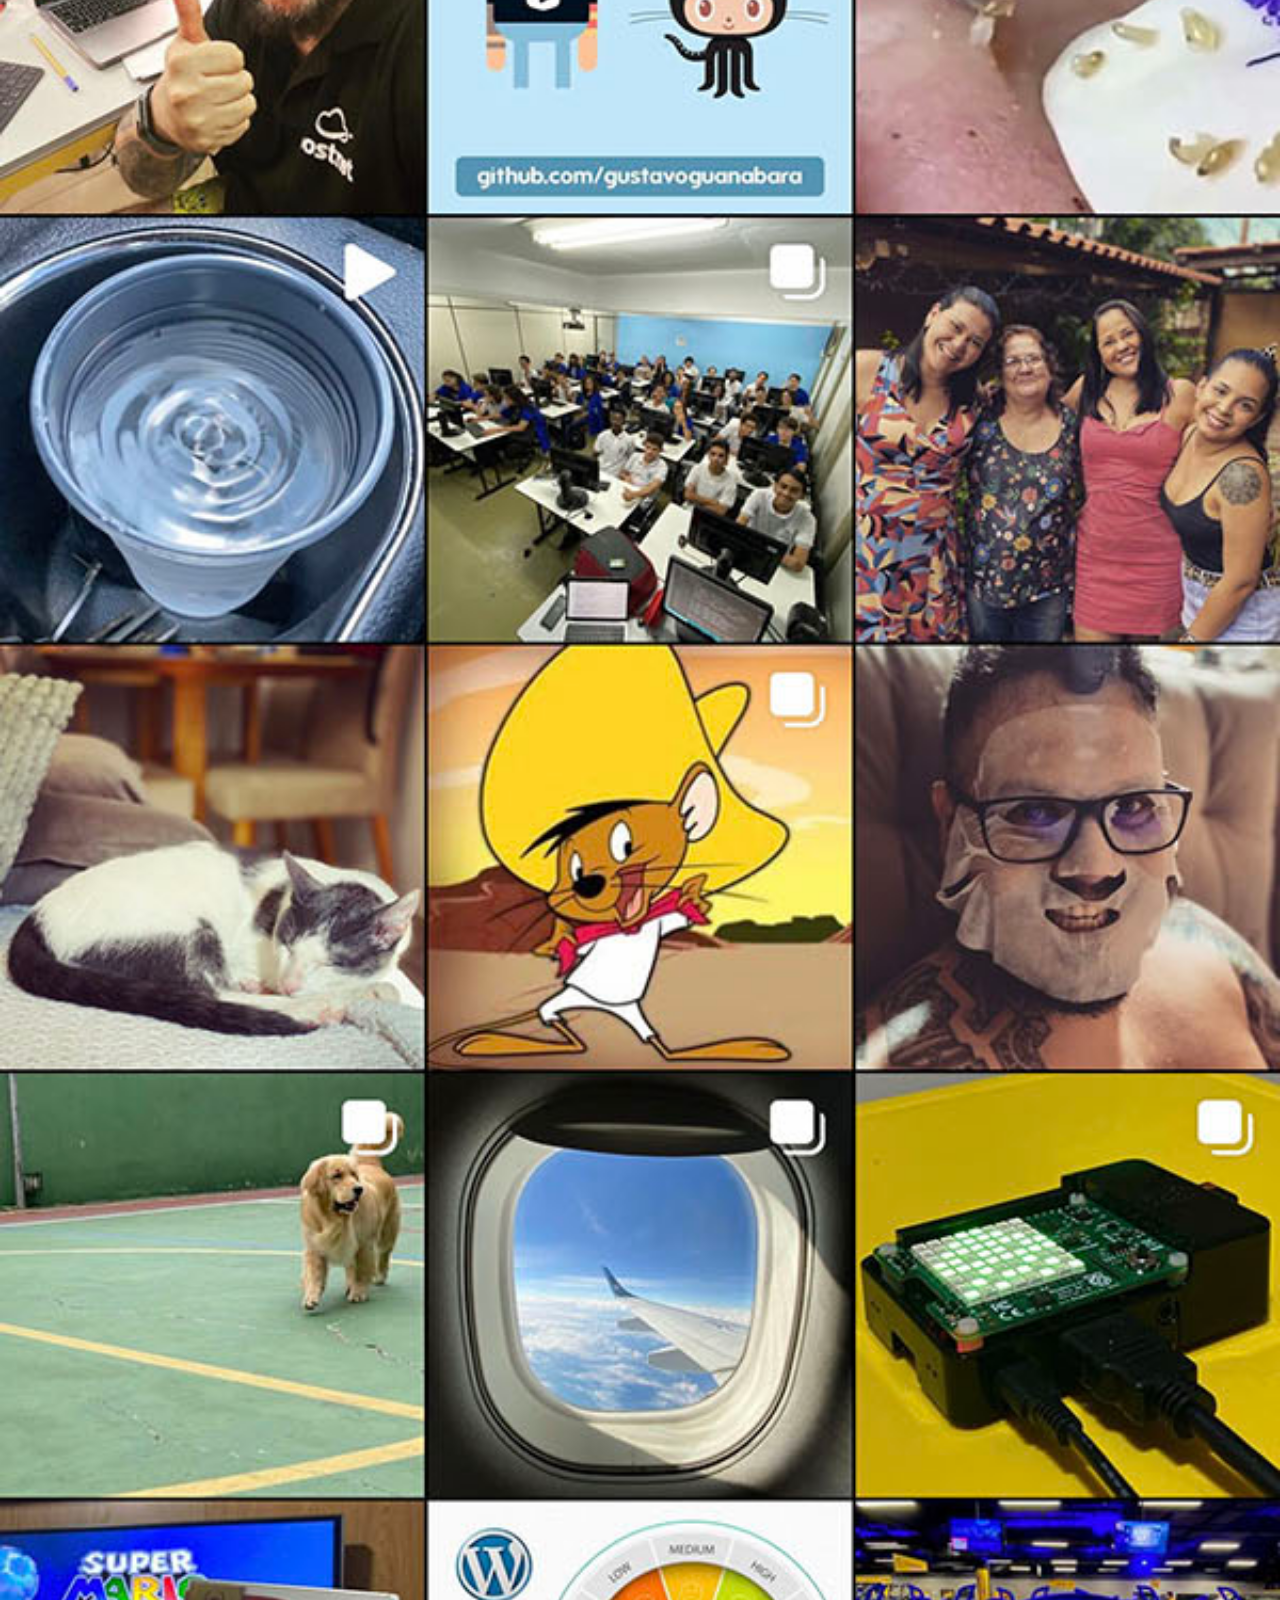
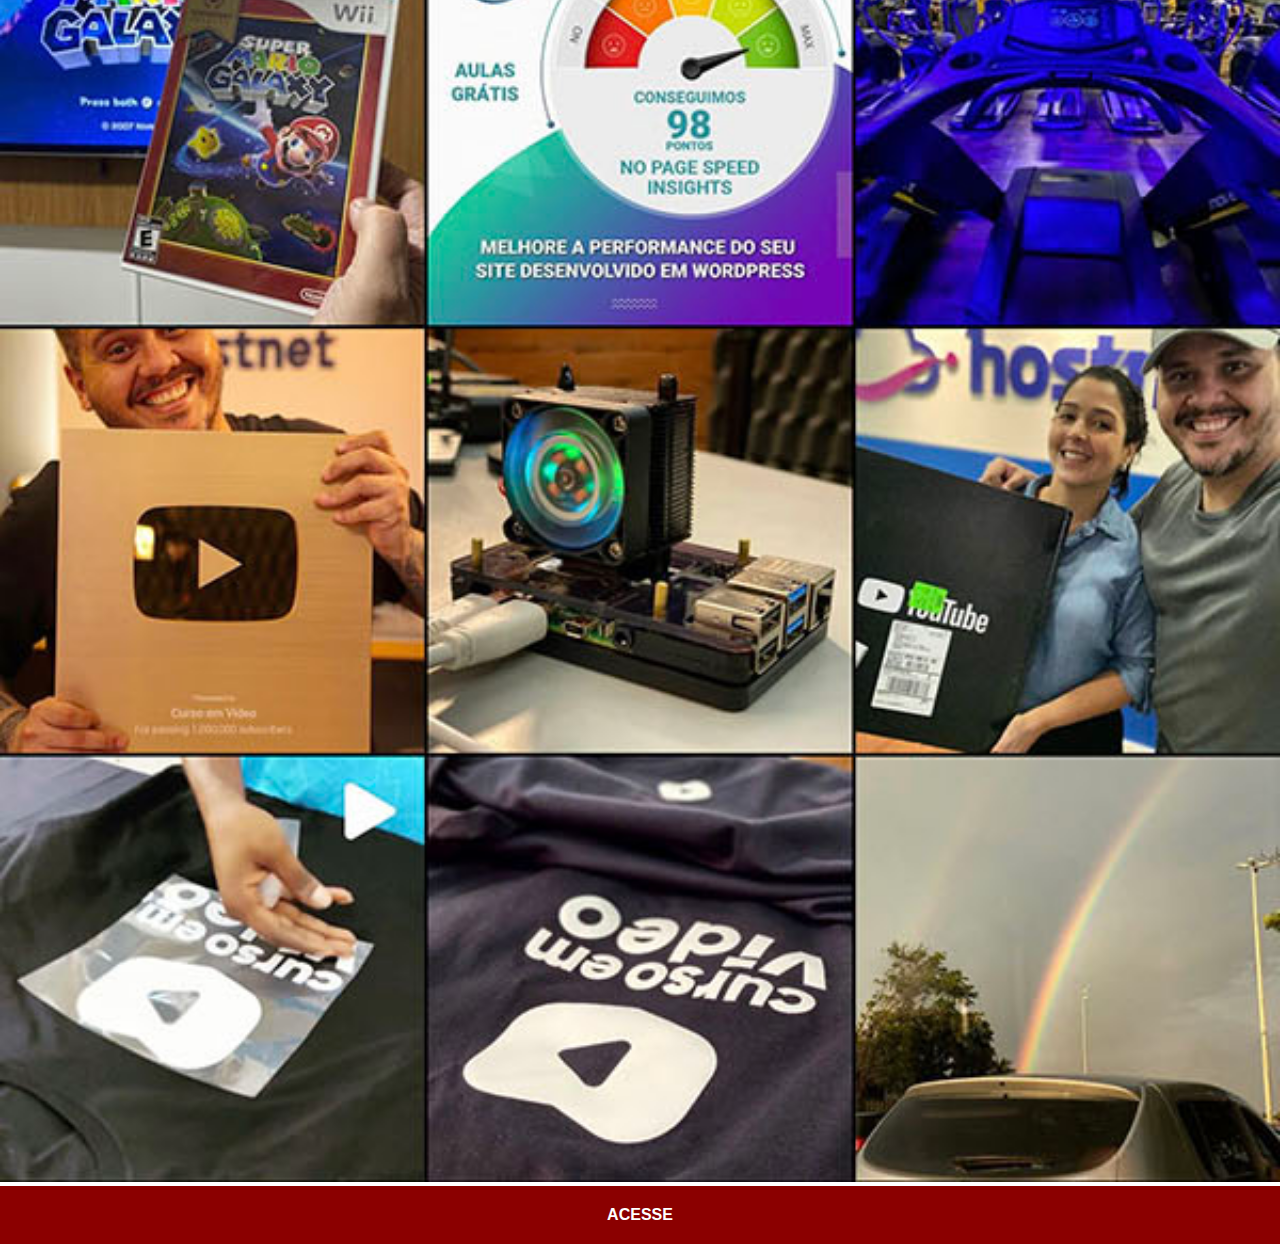
<file: instagram.html>
<!DOCTYPE html>
<html lang="pt-br">
<head>
    <meta charset="UTF-8">
    <meta name="viewport" content="width=device-width, initial-scale=1.0">
    <title>Instagram</title>
    <link rel="stylesheet" href="estilos/social.css">
</head>
<body>
    <img src="imagens/tela-instagram.jpg" alt="Instagram">
    <a href="https://www.instagram.com/gustavoguanabara/" target="_blank">ACESSE</a>
</body>
</html>
</file>
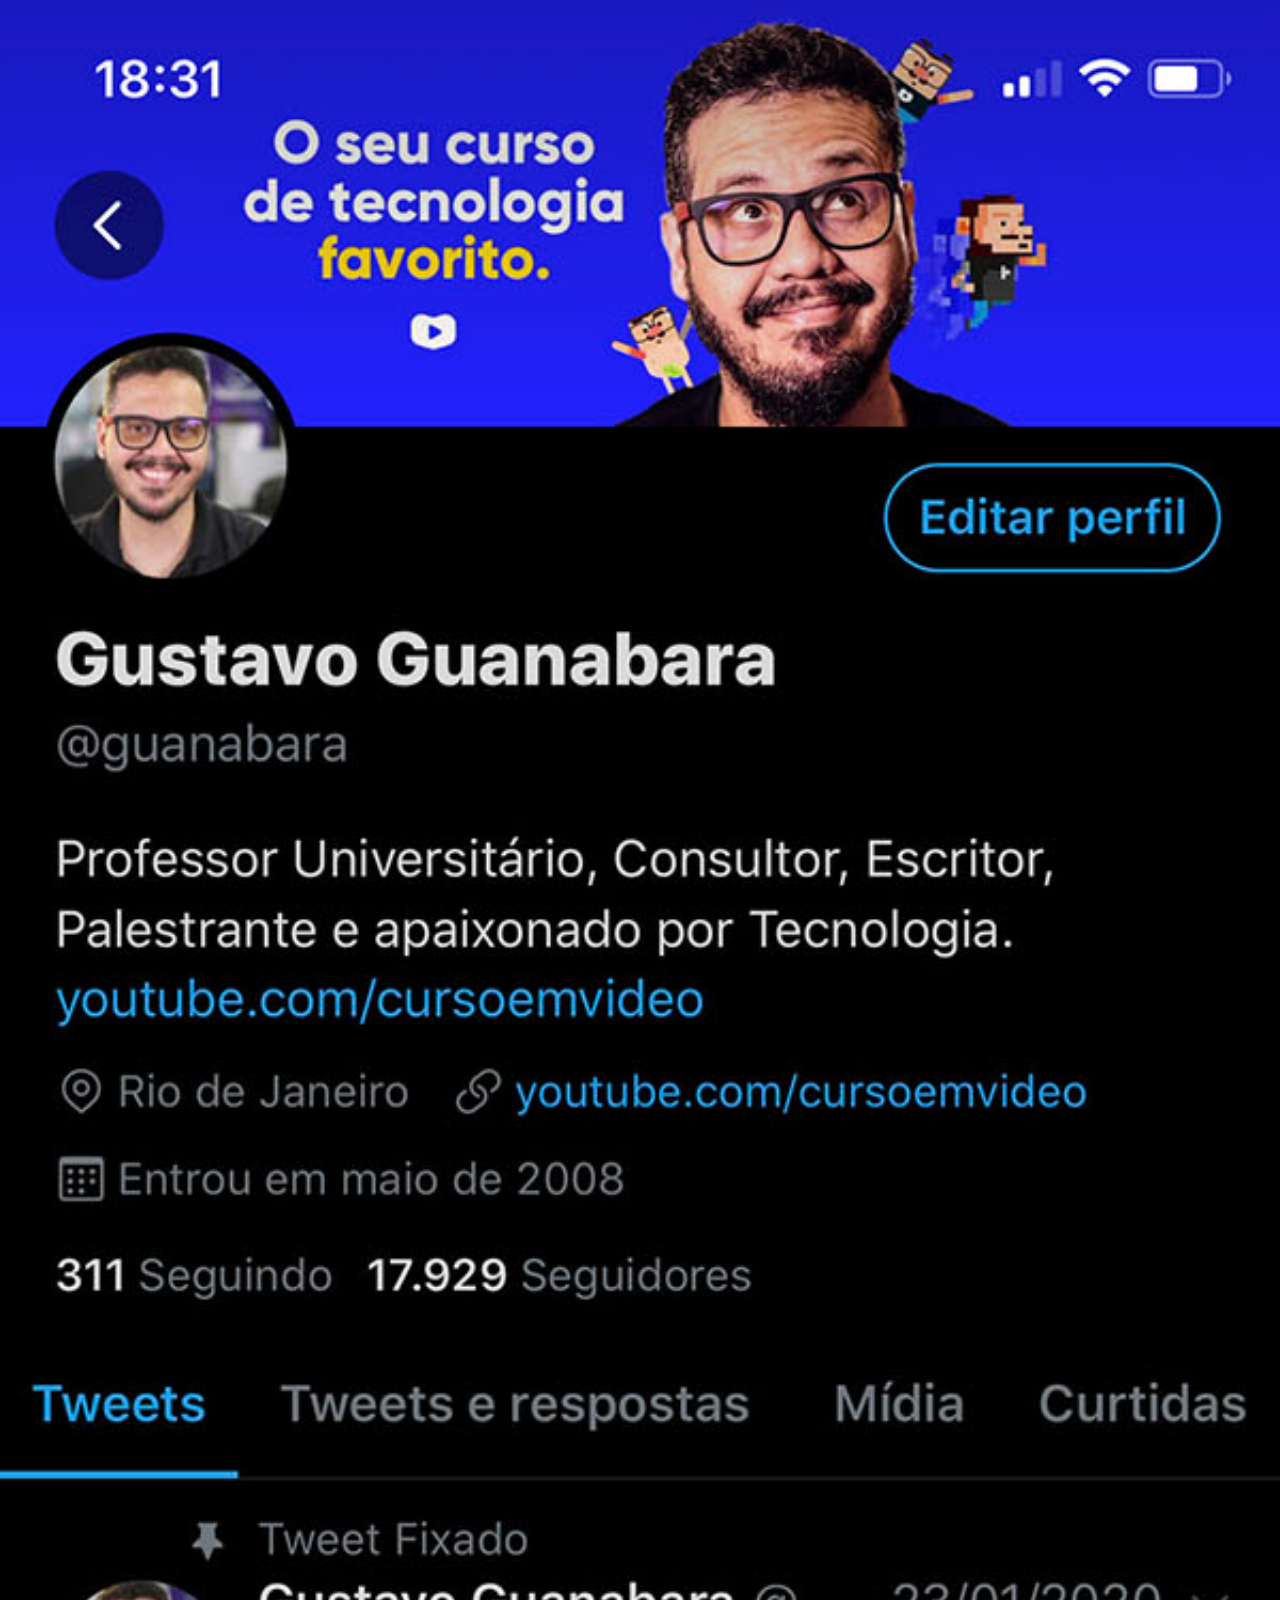
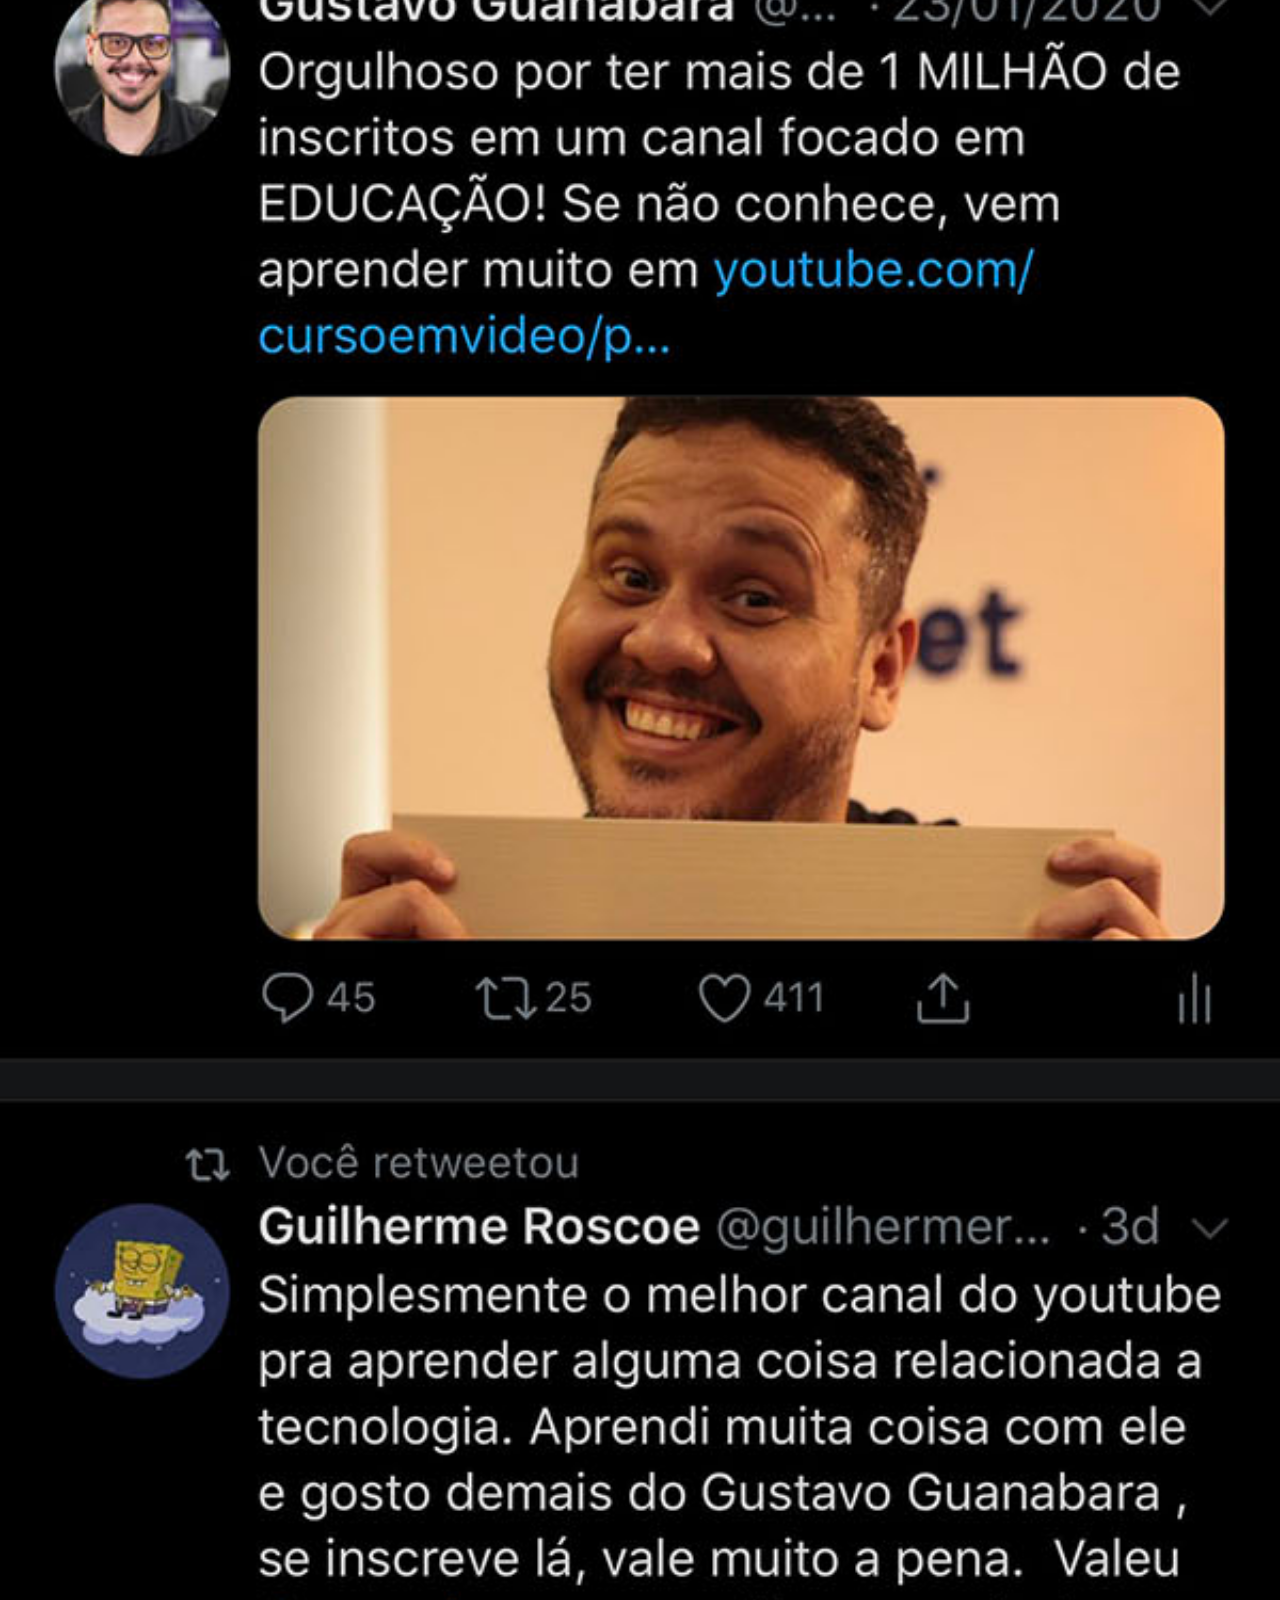
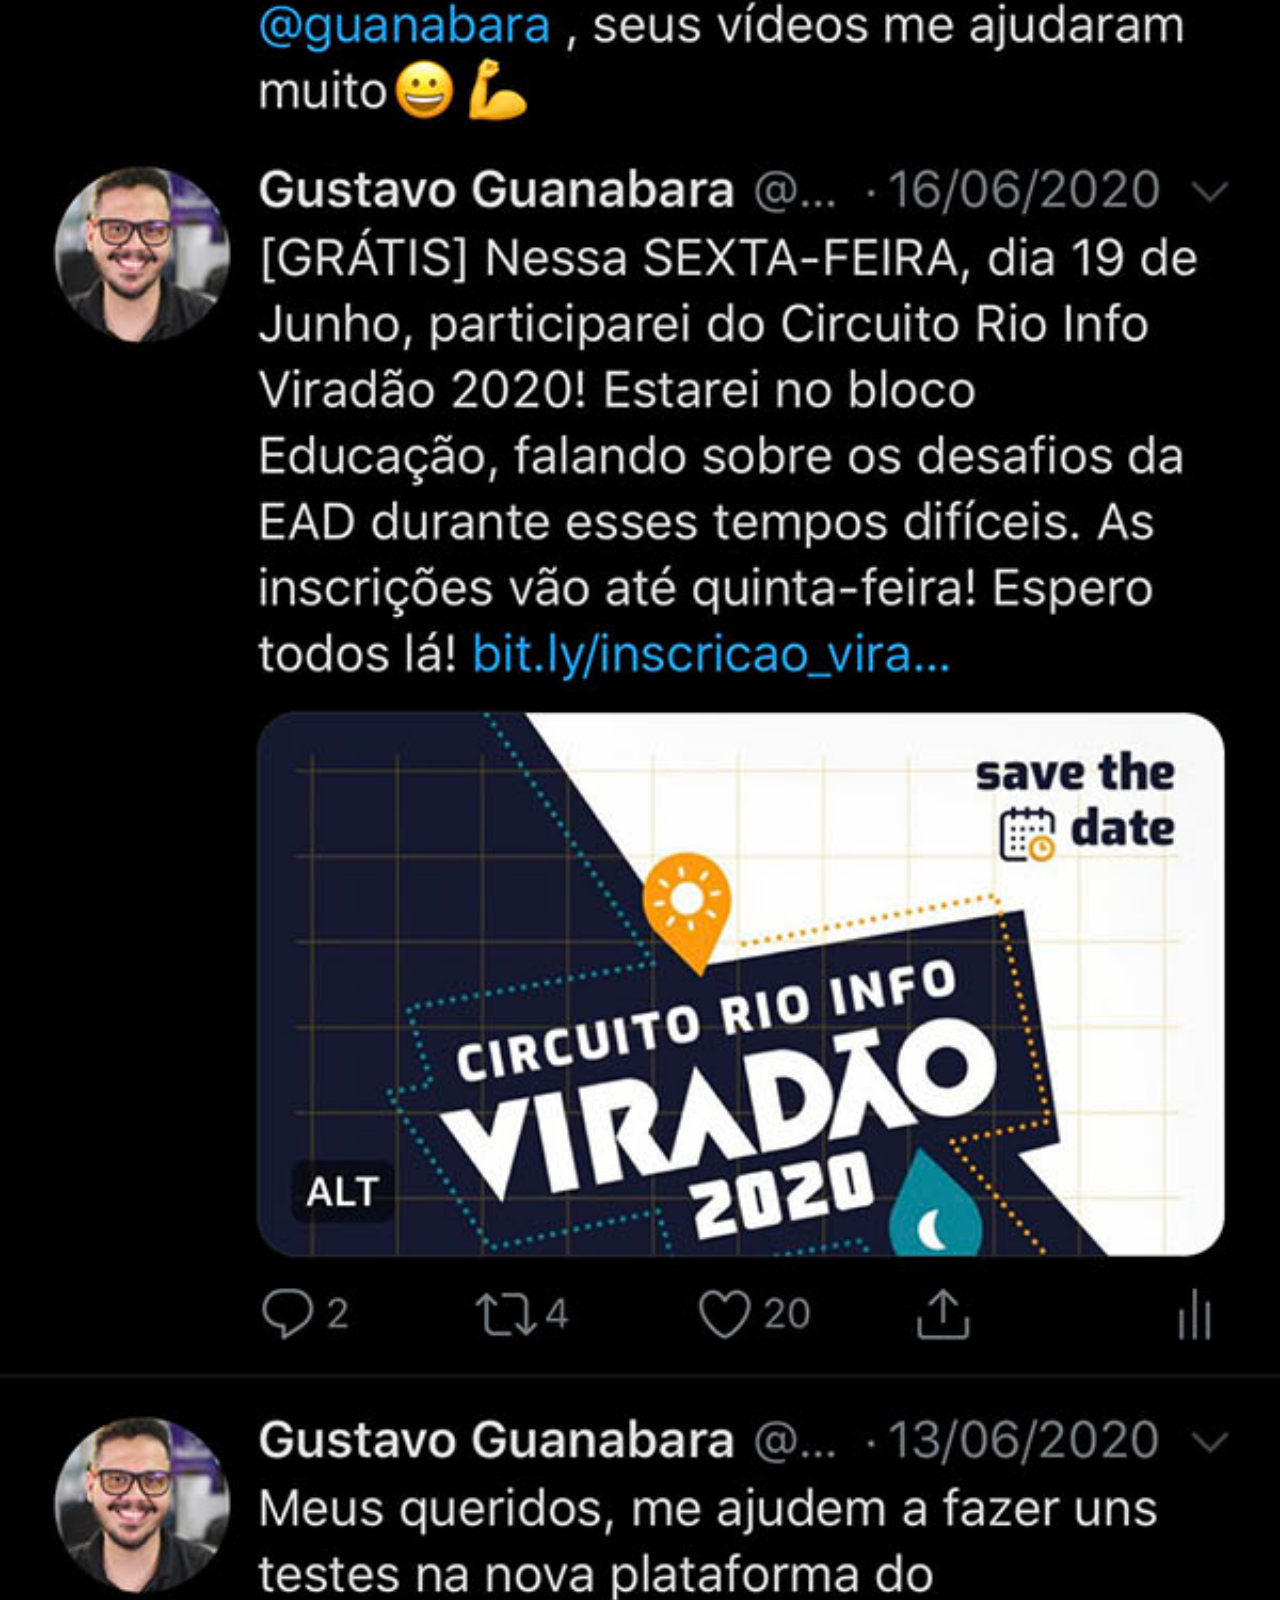
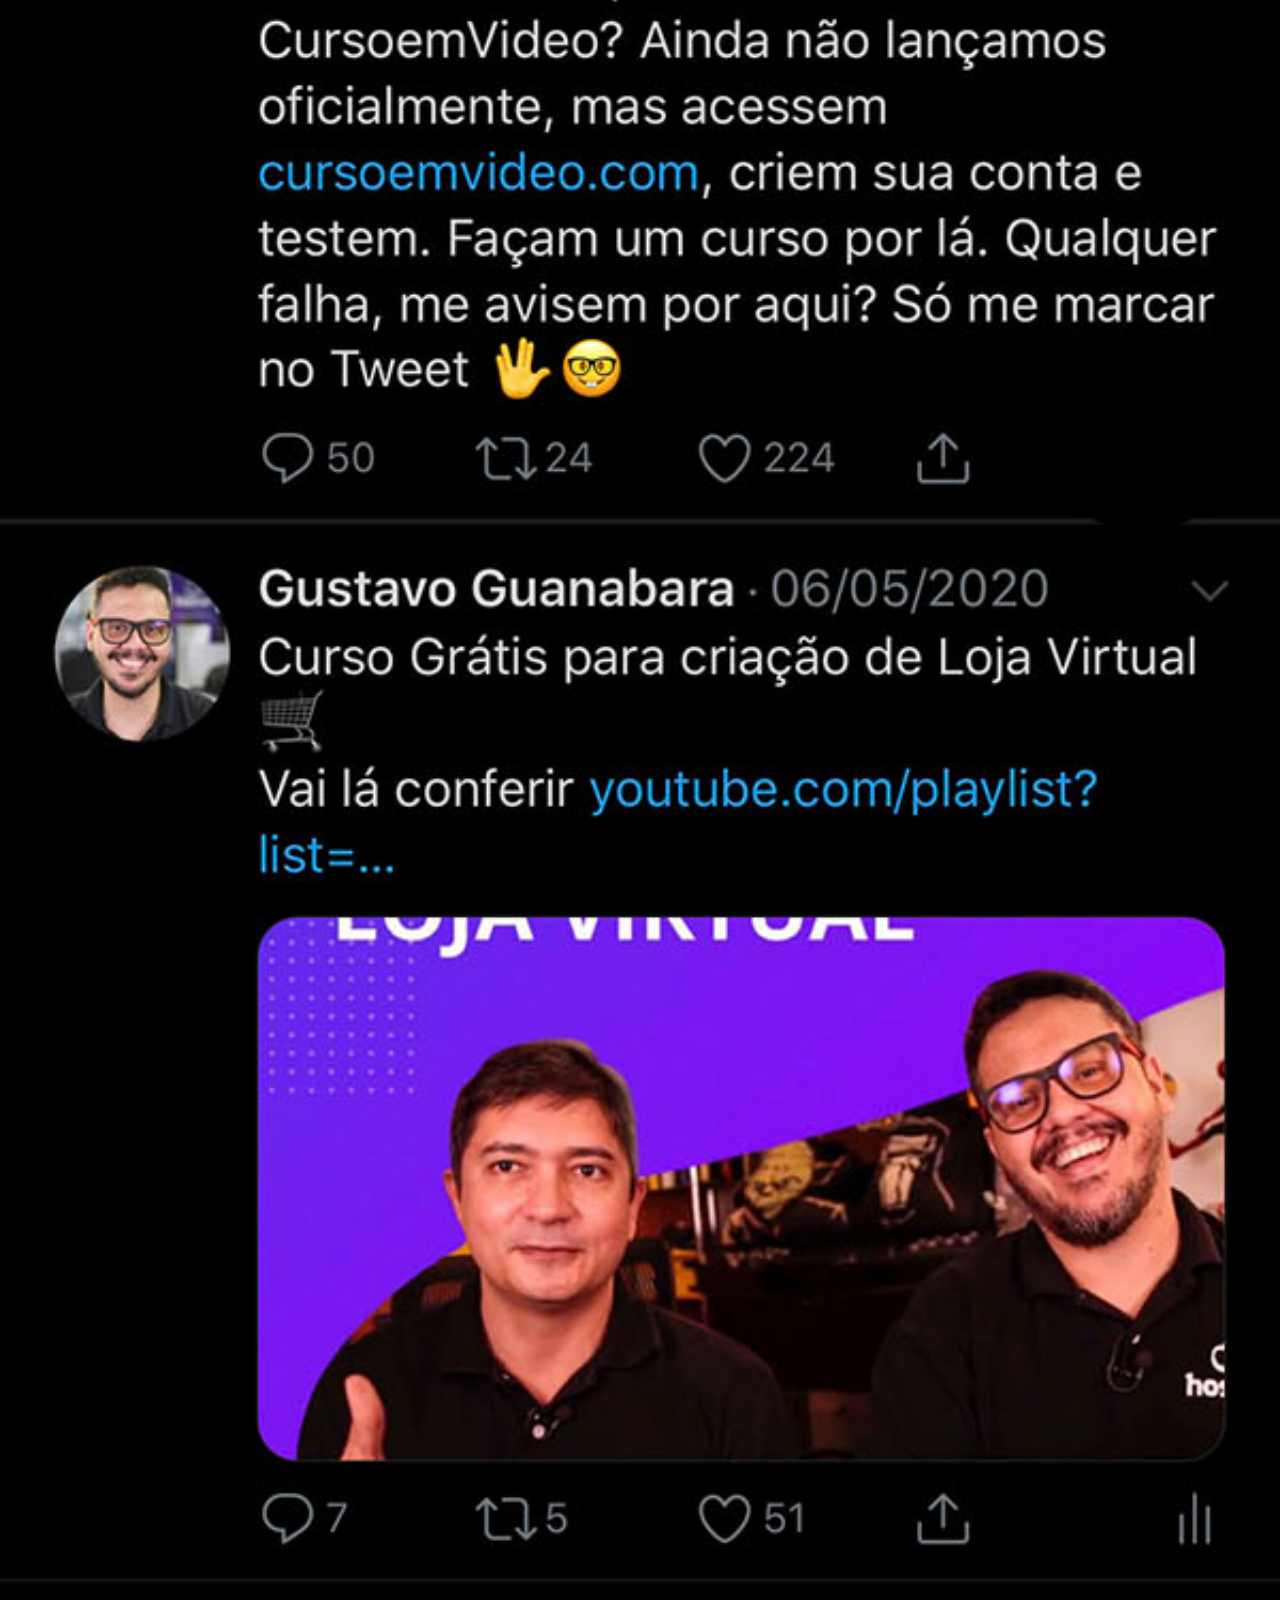
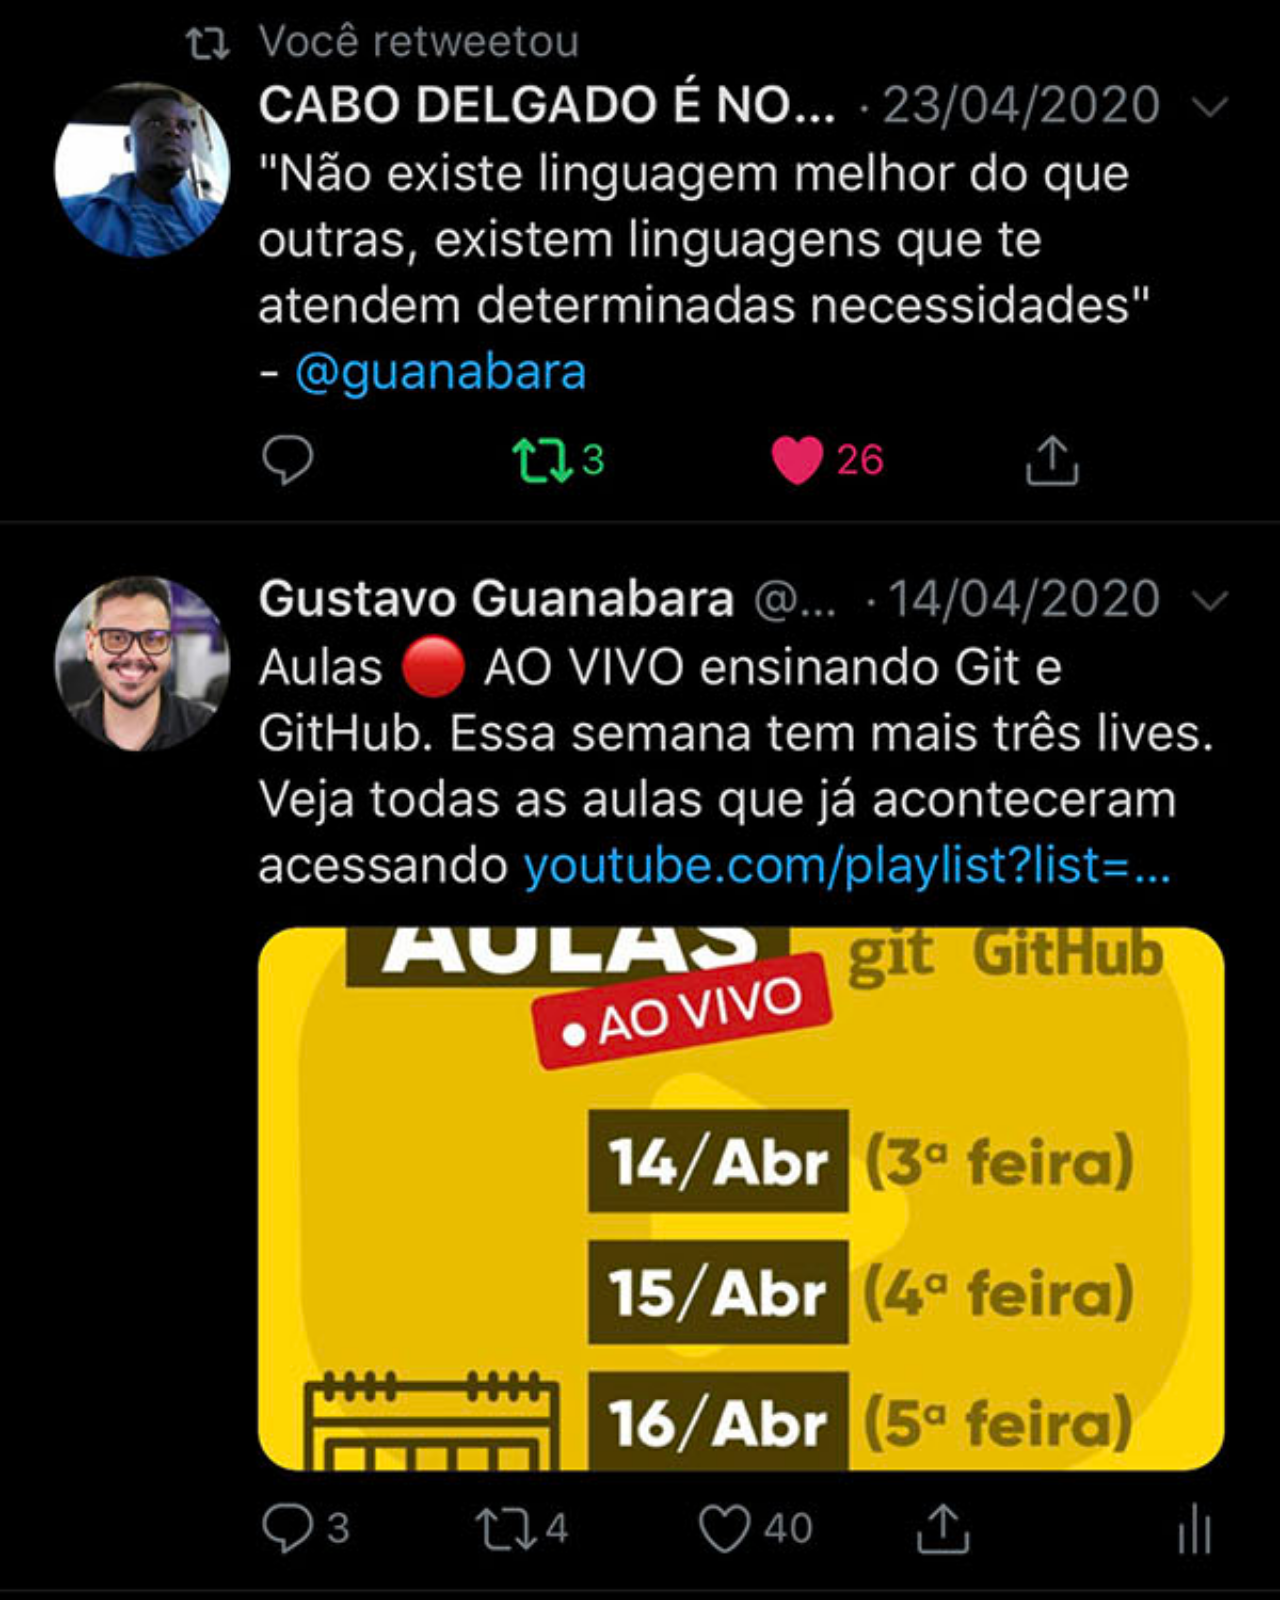
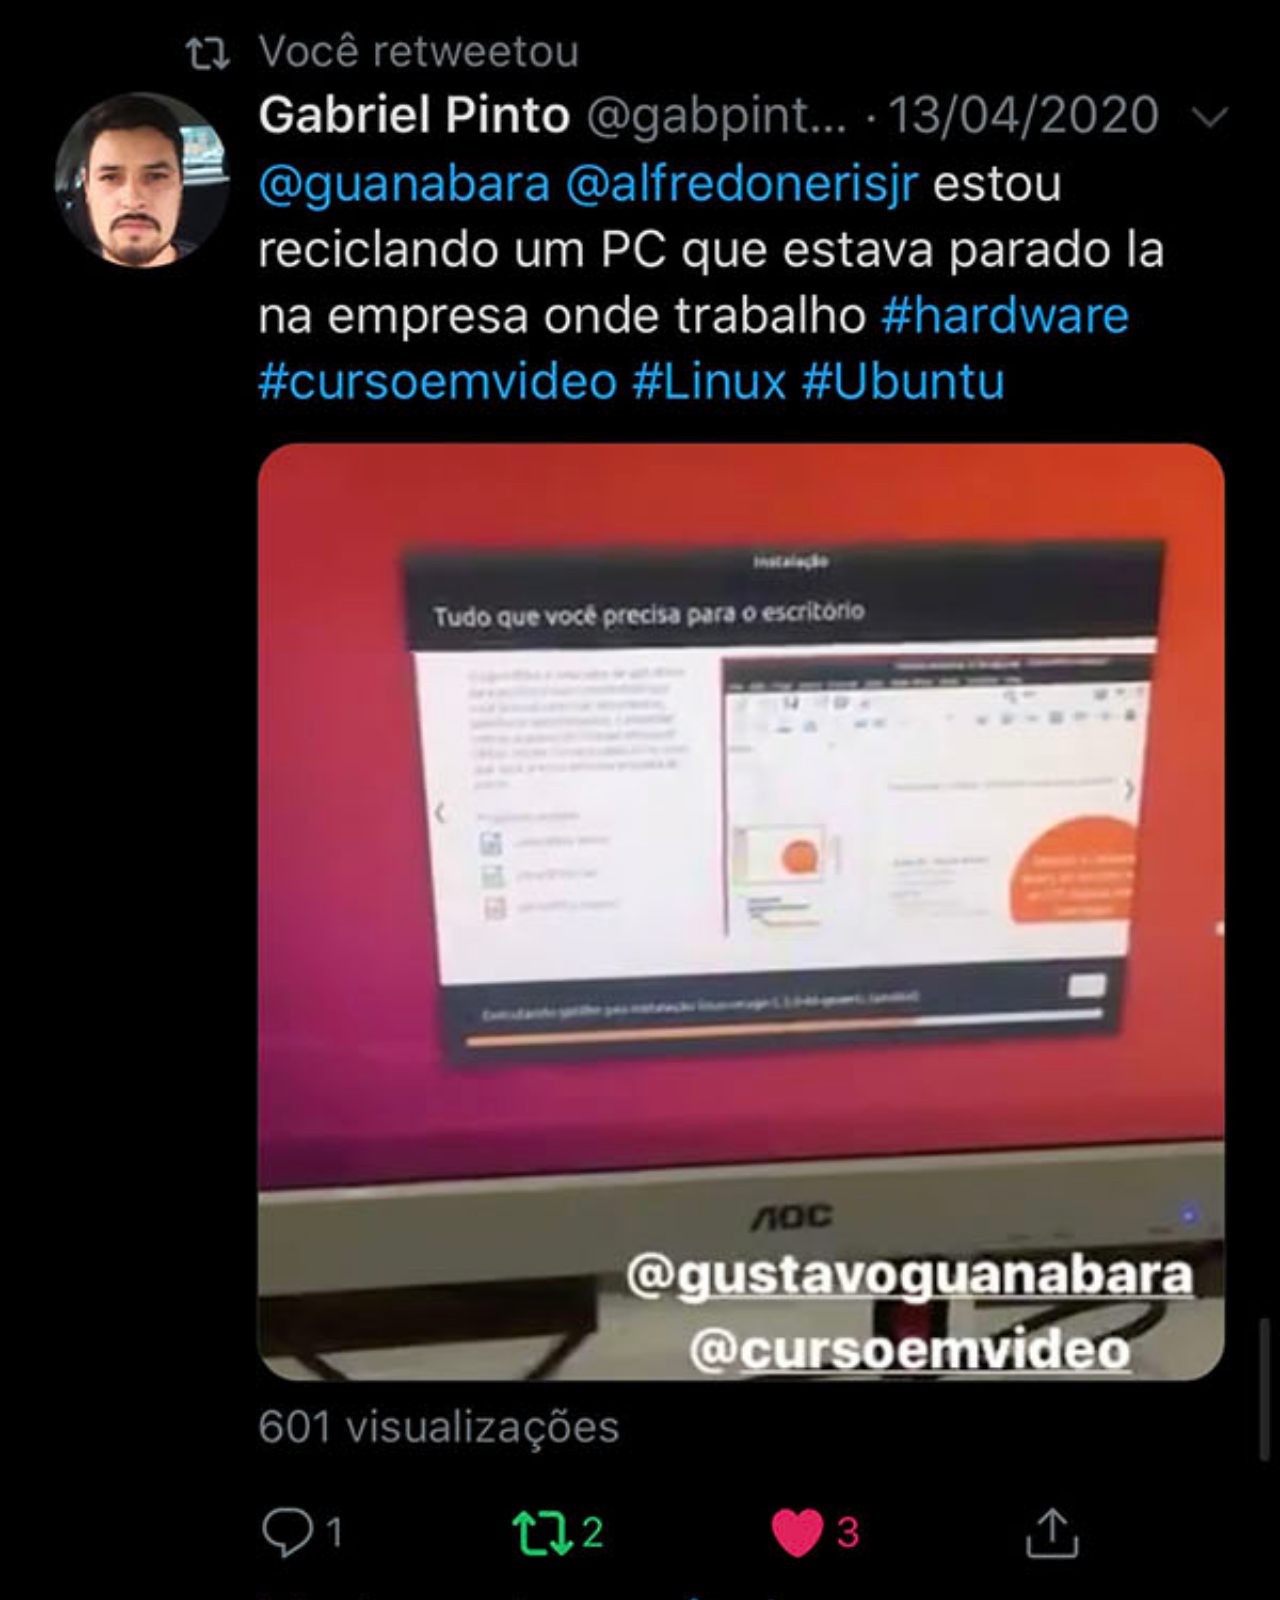
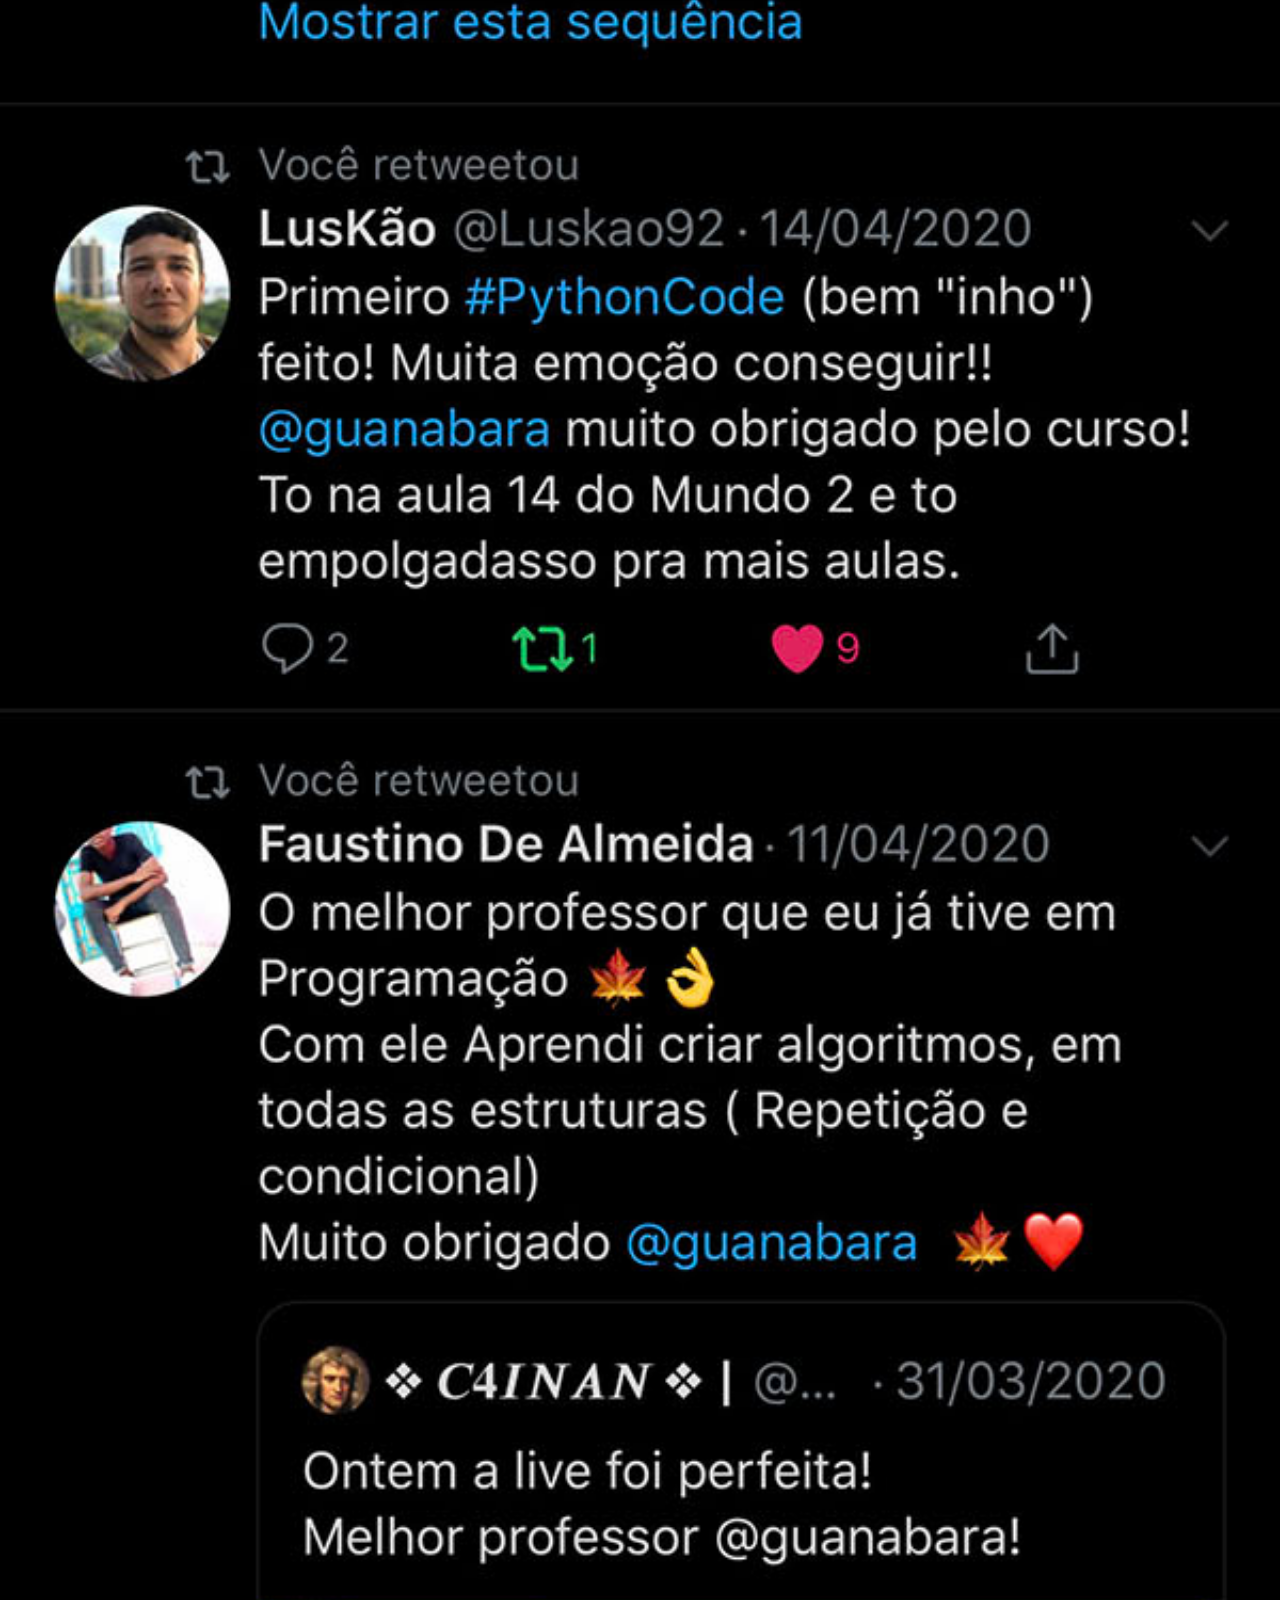
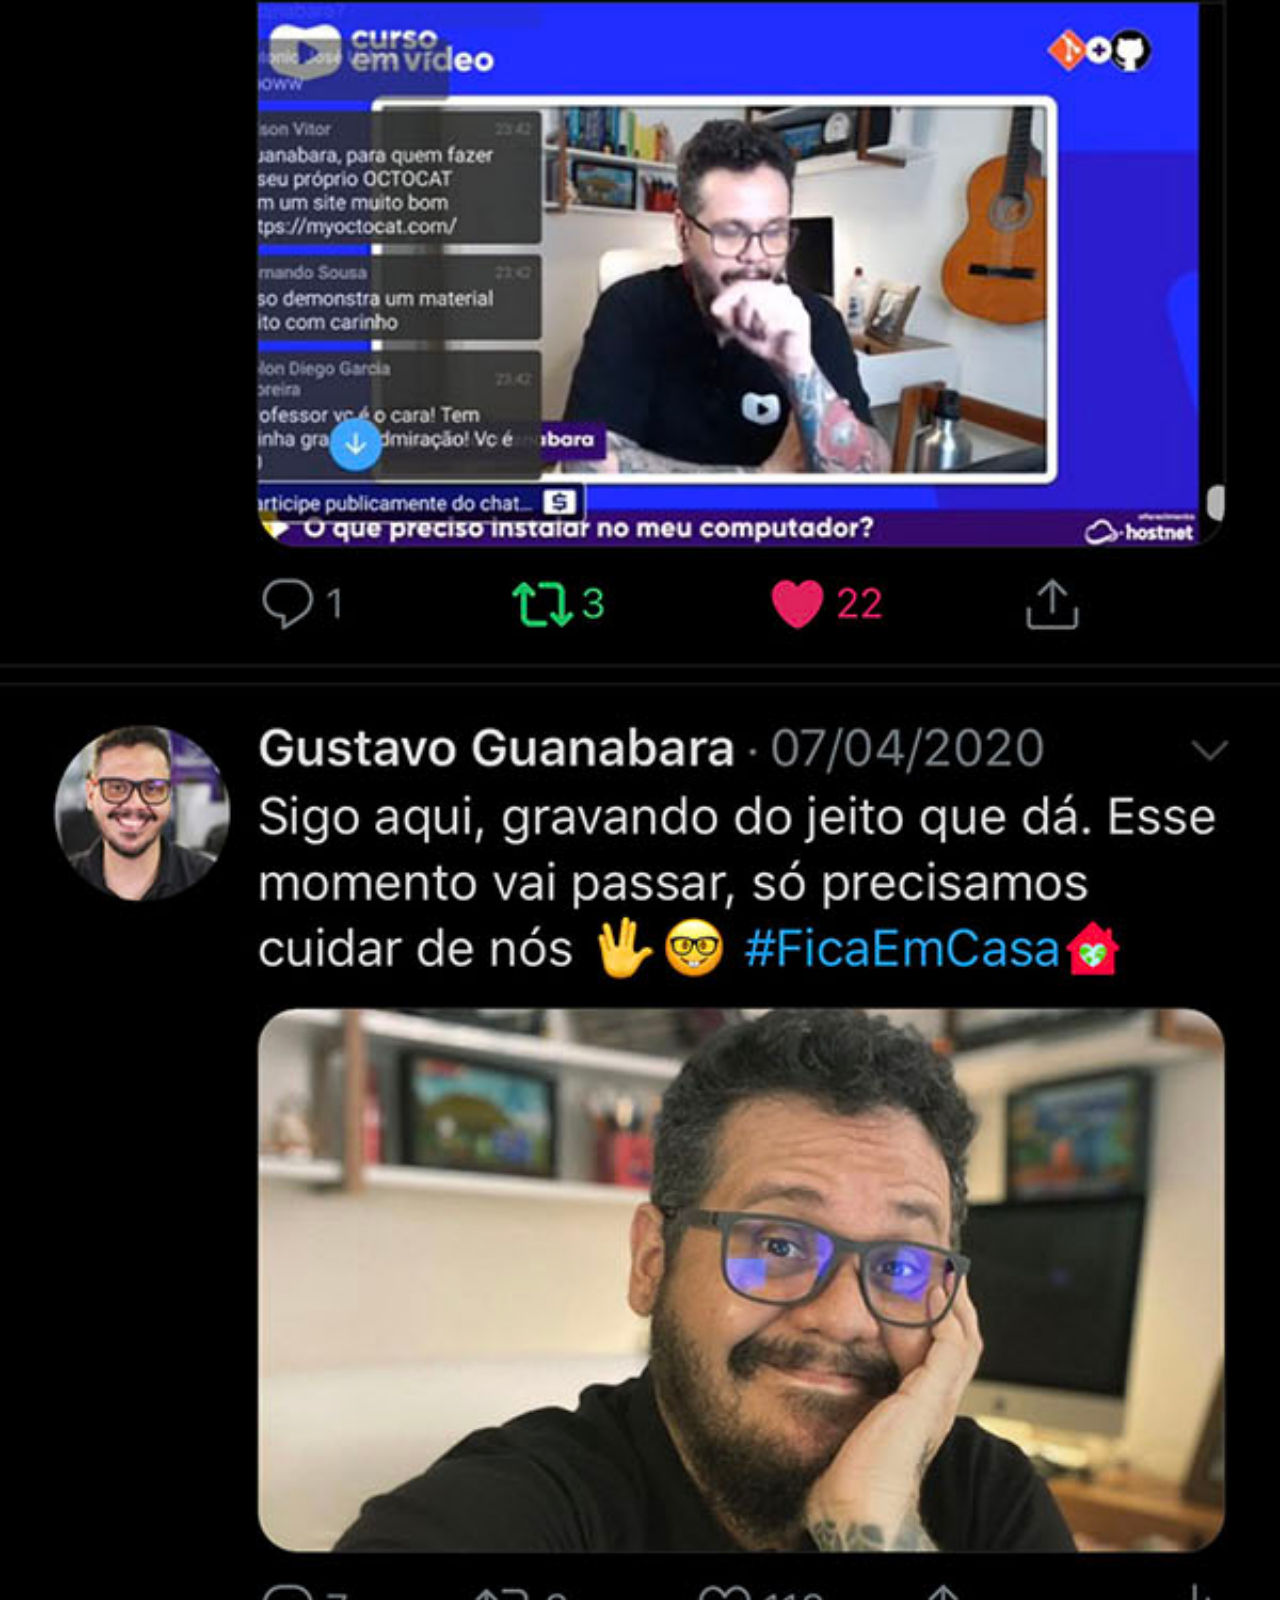
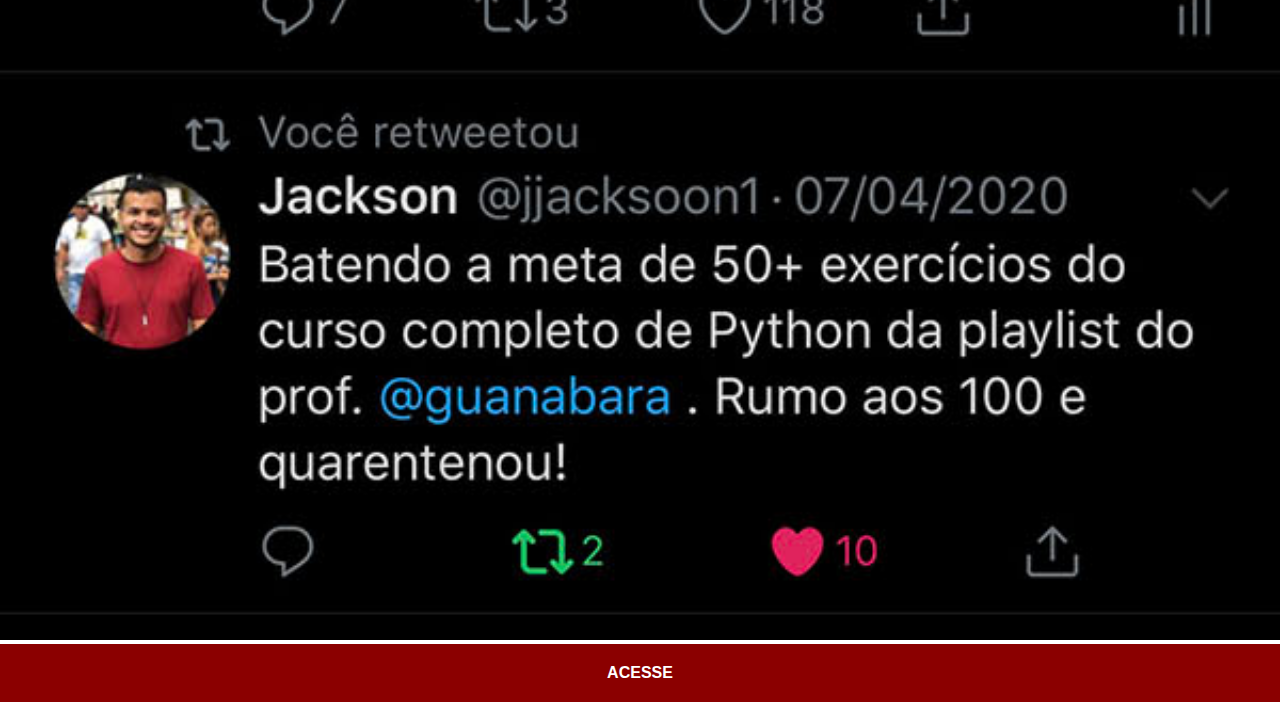
<file: twitter.html>
<!DOCTYPE html>
<html lang="pt-br">
<head>
    <meta charset="UTF-8">
    <meta name="viewport" content="width=device-width, initial-scale=1.0">
    <title>Twitter</title>
    <link rel="stylesheet" href="estilos/social.css">
</head>
<body>
    <img src="imagens/tela-twitter.jpg" alt="Twitter">
    <a href="https://x.com/guanabara" target="_blank">ACESSE</a>
    
</body>
</html>
</file>
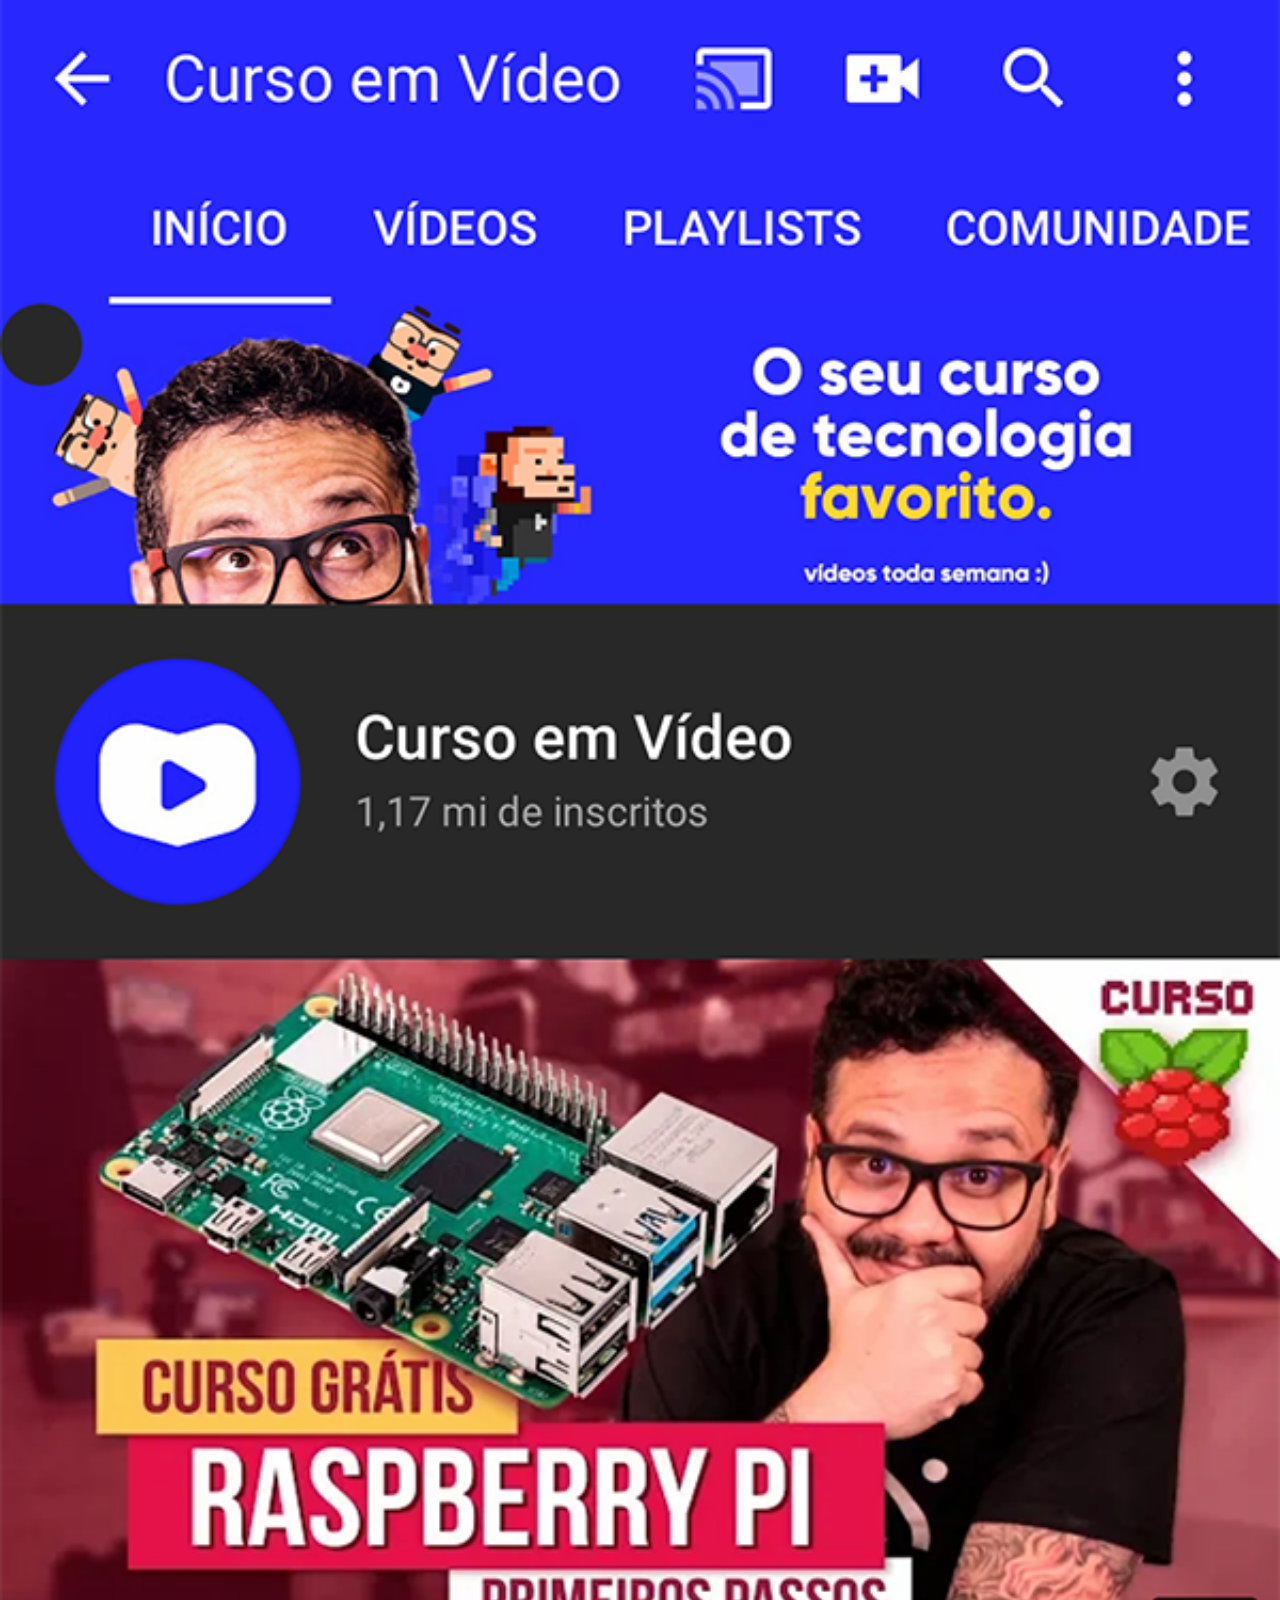
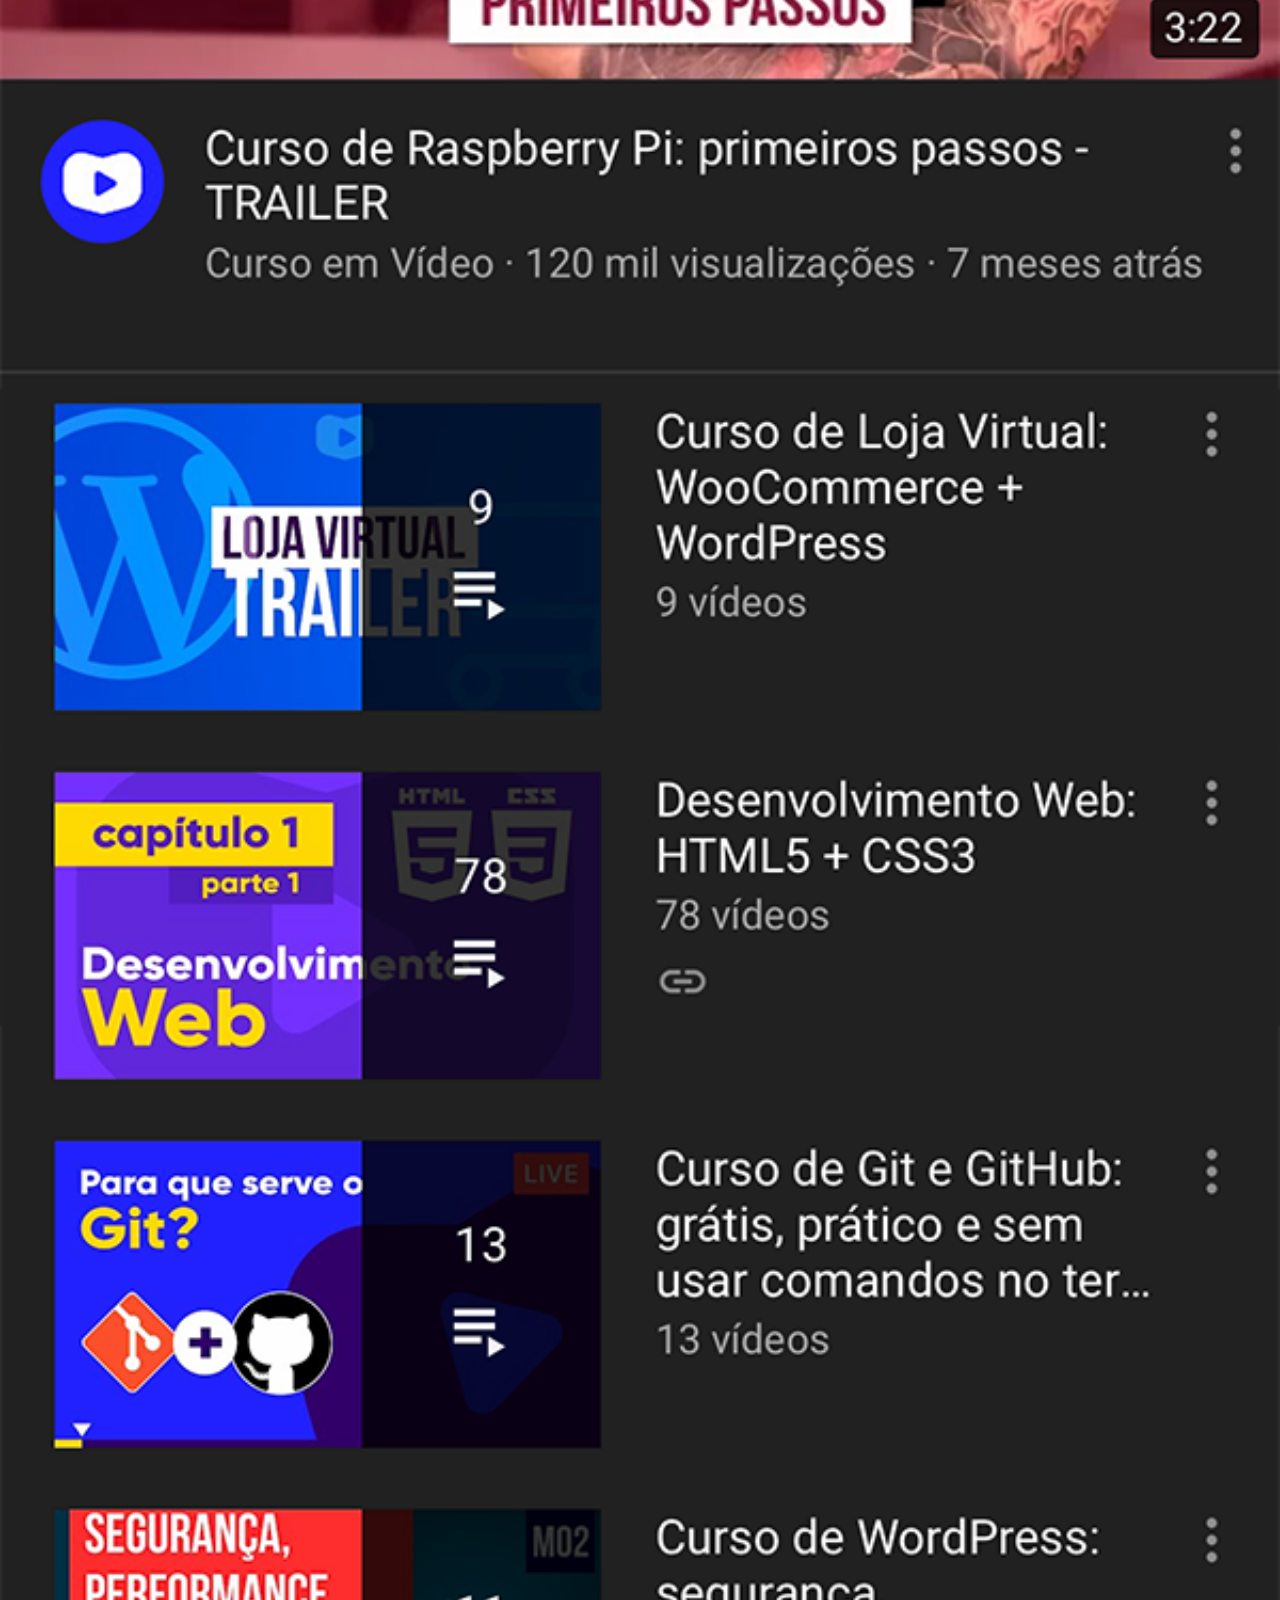
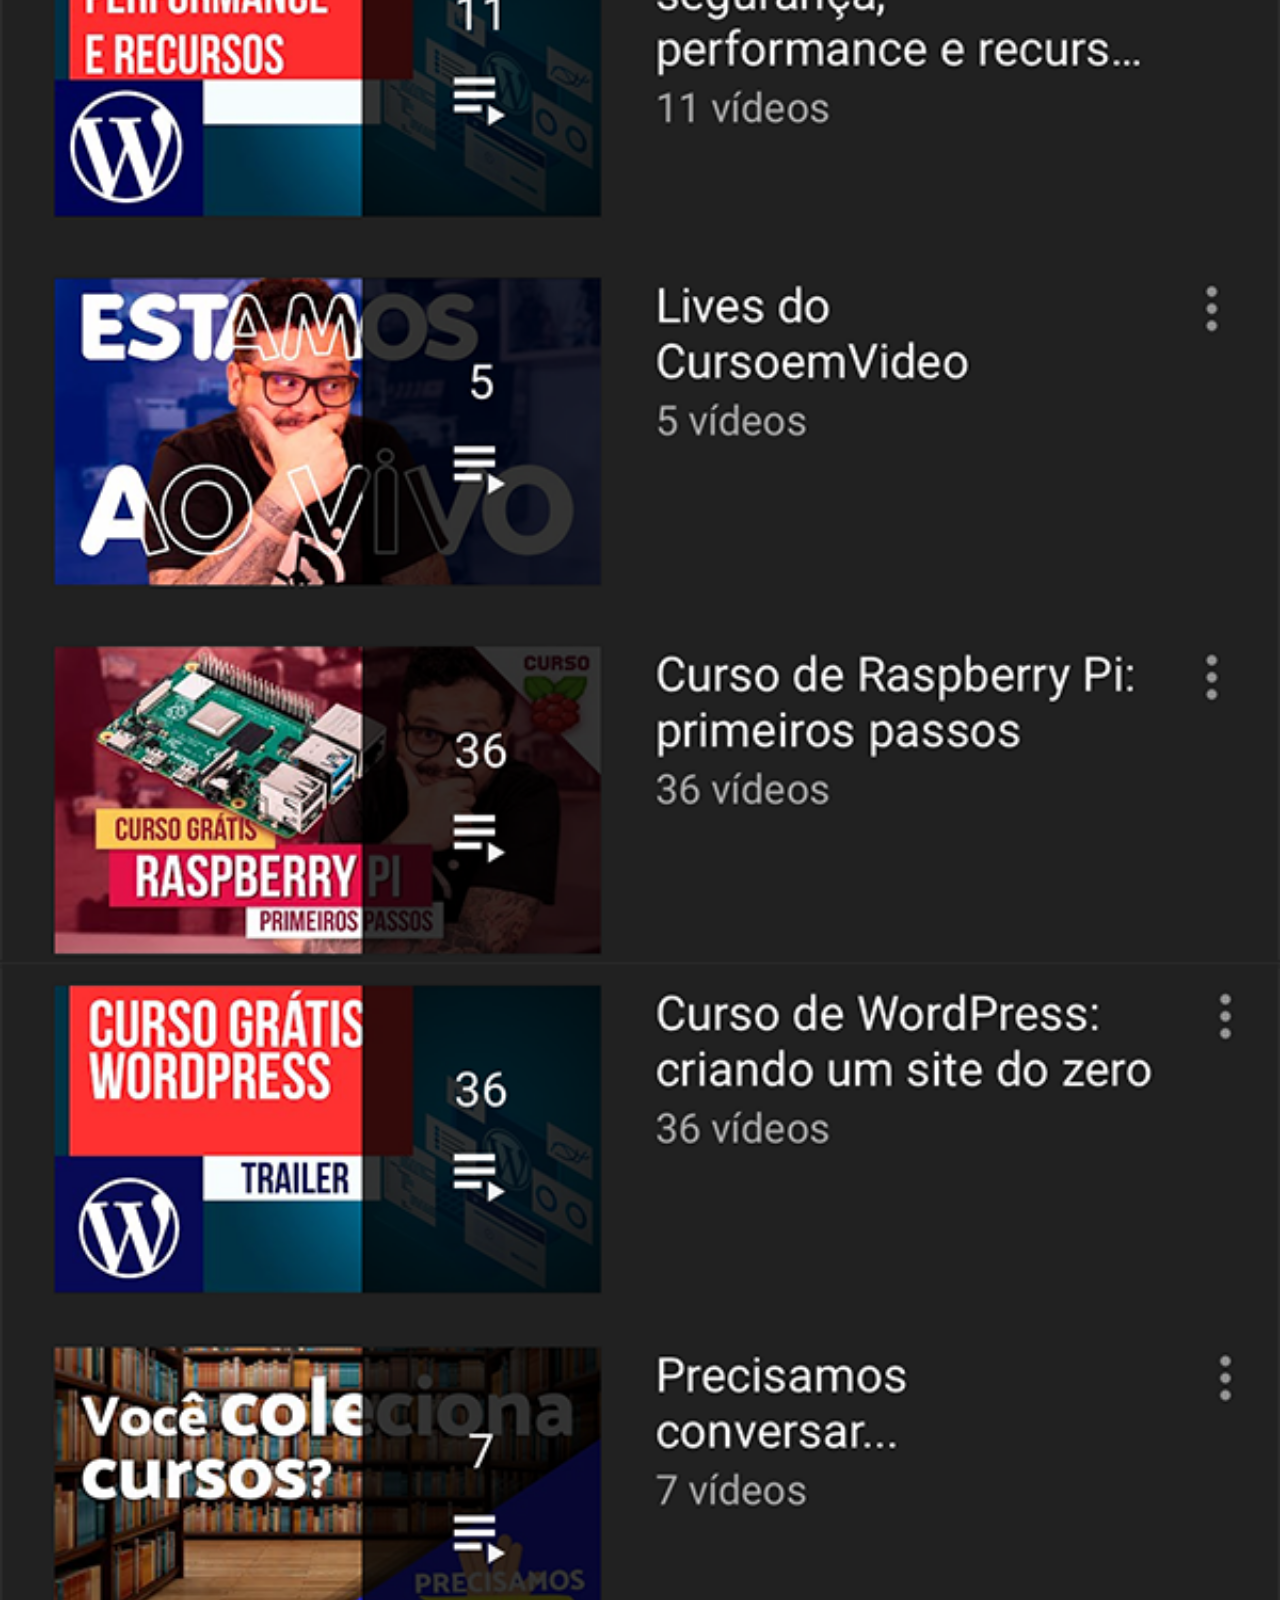
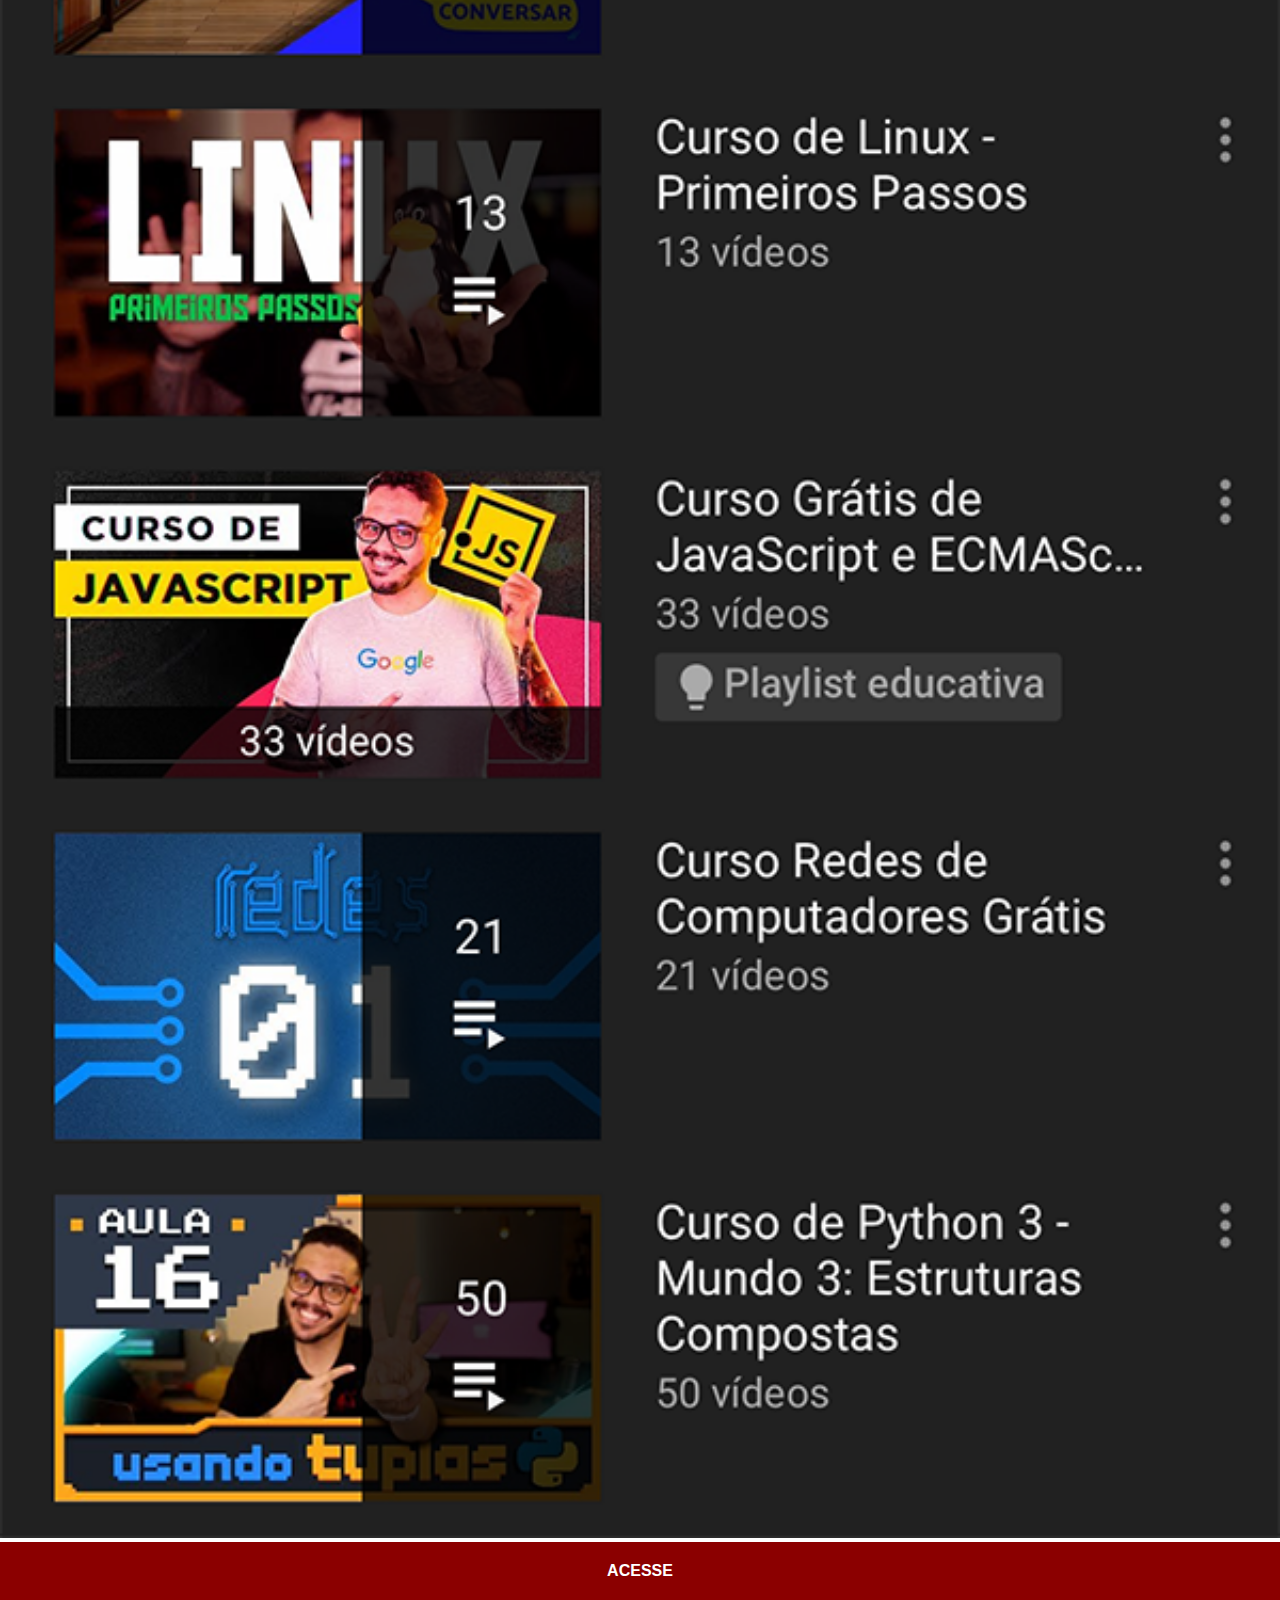
<file: youtube.html>
<!DOCTYPE html>
<html lang="pt-br">
<head>
    <meta charset="UTF-8">
    <meta name="viewport" content="width=device-width, initial-scale=1.0">
    <title>YouTube</title>
    <link rel="stylesheet" href="estilos/social.css">
</head>
<body>
    <img src="imagens/tela-youtube.png" alt="YouTube">
    <a href="https://www.youtube.com/c/CursoemV%C3%ADdeo/playlists" target="_blank">ACESSE</a>
</body>
</html>
</file>
<file: estilos/style.css>
@charset "UTF-8";

* {
    margin: 0px;
    padding: 0px;
    font-family: Arial, Helvetica, sans-serif;
}

html, body {
    height: 100vh;
    width: 100vw;
    background-color: black;
}

body {
    background: url(../imagens/fundo-madeira.jpg) no-repeat top center;
    background-size: cover;
    background-attachment: fixed;
}

main {
    position: relative;
    height: 100vh;
}

section#telefone {
    position: absolute;
    top: 50%;
    left: 50%;
    transform: translate(-50%, -50%);
    height: 627px;
    width: 311px;
    background: url(../imagens/frame-iphone.png) no-repeat;
}

iframe#tela {
    position: relative;
    top: 80px;
    left: 22px;
    width: 267px;
    height: 471px;
}

section#redes-sociais {
    text-align: right;
}

section#redes-sociais img {
    width: 50px;
    margin: 10px;
    border-radius: 50%;
    box-shadow: 2px 2px 5px rgba(0, 0, 0, 0.400);
    box-sizing:border-box;
}

section#redes-sociais img:hover {
    border: 2px solid rgba(255, 255, 255, 0.637) ;
    transform: translate(-3px, -3px);
    box-shadow: 5px 5px 10px rgba(0, 0, 0, 0.623);
    transition: transform .3s, border 1s;
}
</file>
<file: estilos/social.css>
@charset "UTF-8";

* {
    margin: 0px;
    padding: 0px;
    font-family: Arial, Helvetica, sans-serif;
}

::-webkit-scrollbar {
    width: 0px;
    height: 0px;

}

img {
    width: 100vw;
}

a {
    display: block;
    background-color: darkred;
    padding: 20px;
    text-align: center;
    font-weight: bolder;
    text-decoration: none;
    color: white;
}

a:hover {
    background-color: red;
}
</file>
